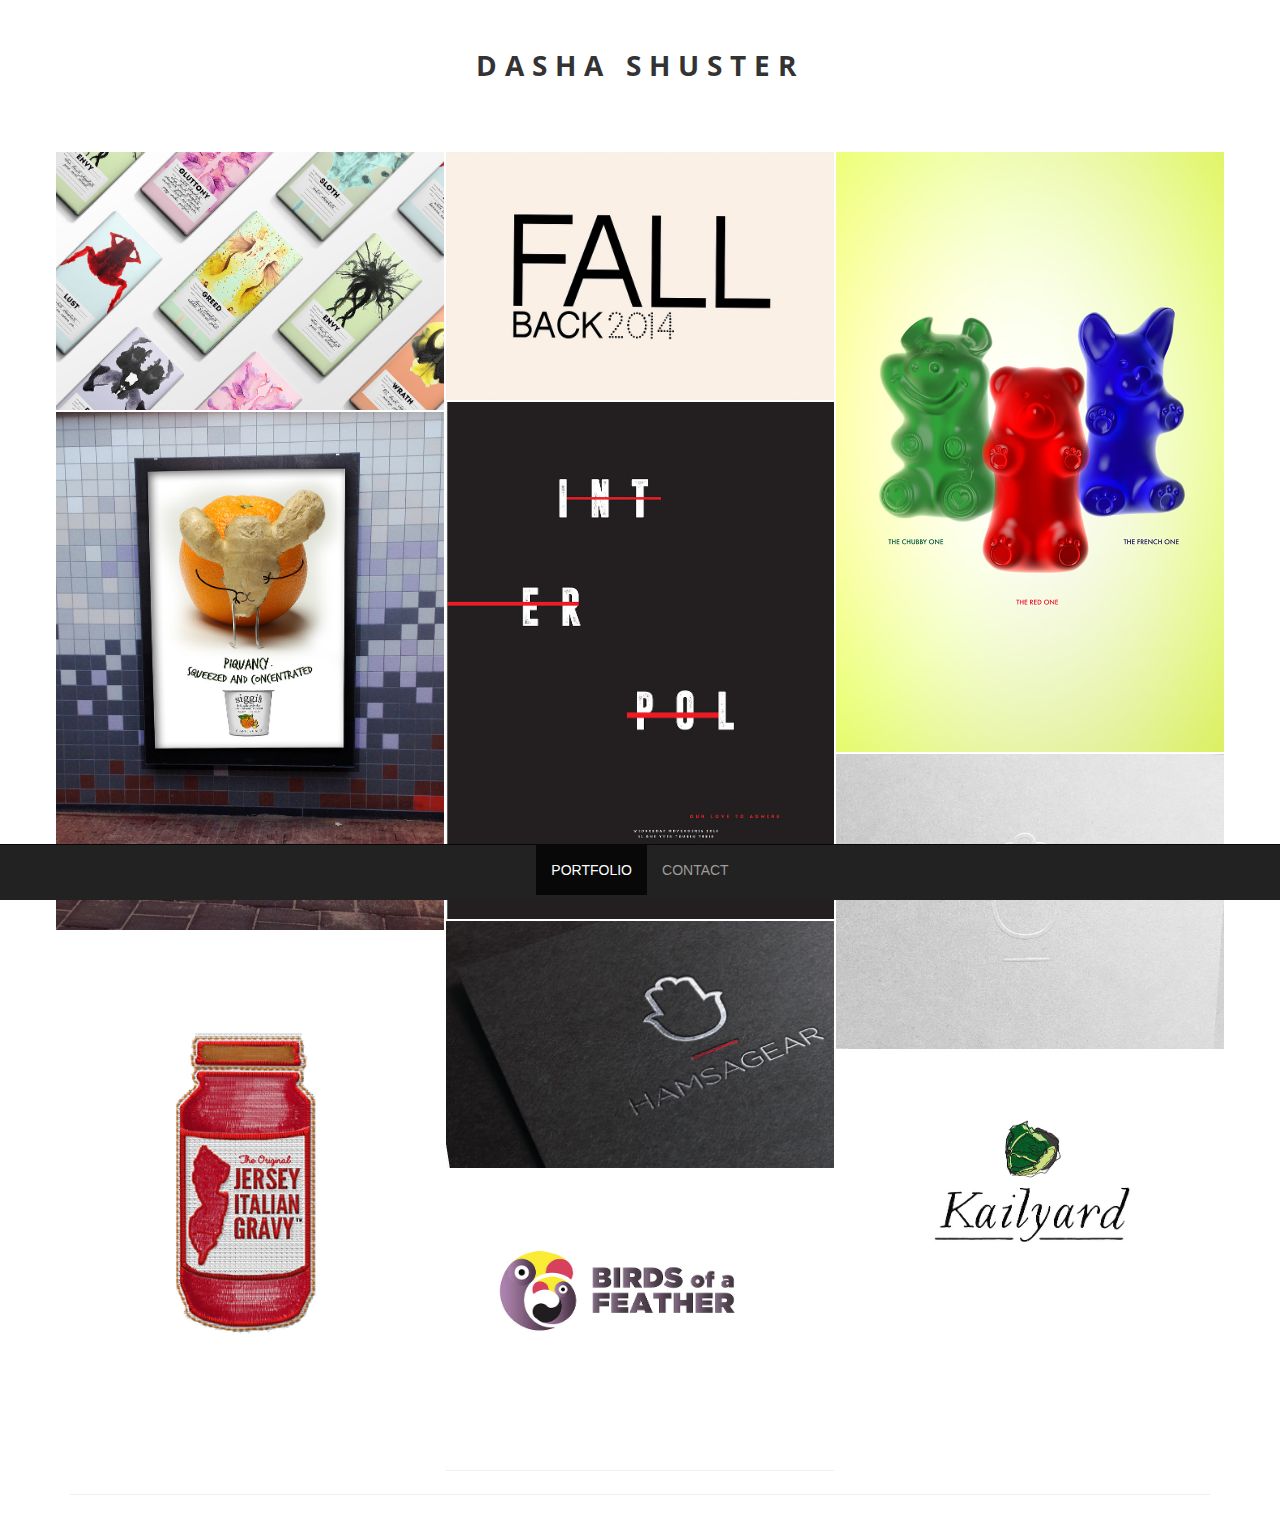
<file: index.html>
<!DOCTYPE html>
<html lang="en">
    
    <head>
        <meta charset="utf-8">
        <meta name="viewport" content="width=device-width, initial-scale=1">
        <meta name="description" content="Dasha Shuster">
        <meta name="author" content="Dasha Shuster">
        <title>Dasha Shuster</title>
        <link href="css/bootstrap.min.css" rel="stylesheet">
        <link href="css/style.css" rel="stylesheet">
        <link rel="stylesheet" type="text/css" href="//fonts.googleapis.com/css?family=Open+Sans" />
    </head>
    
    <body>
        
        <!-- navbar-->
        <nav id="nabar-div" class="navbar navbar-inverse navbar-fixed-bottom">
          <div class="container">
            <div class="navbar-header">
              <button type="button" class="navbar-toggle collapsed" data-toggle="collapse" data-target="#navbar" aria-expanded="false" aria-controls="navbar">
                <span class="sr-only">Toggle navigation</span>
                <span class="icon-bar"></span>
                <span class="icon-bar"></span>
                <span class="icon-bar"></span>
              </button>
            </div>
            <div id="navbar" class="collapse navbar-collapse">
              <ul class="nav navbar-nav">
                <li class="active"><a href="index.html">PORTFOLIO</a></li>
                <li><a href="contact.html">CONTACT</a></li>
              </ul>
            </div><!--/.nav-collapse -->
          </div>
        </nav>

        <!-- main content -->
        <div class="header">
          <div class="container">
              <h1>DASHA SHUSTER</h1>
          </div>
        </div>

        <div class="container">
          <!-- Example row of columns -->
          <div class="row grayscale">
            <div class="col-md-4">
                <a href="chocolatebar.html"><img src="img/chocolatebar/main.jpg" class="img-responsive" alt="chocolateBar"></a>
                <a href="siggis.html"><img src="img/siggis/main.jpg" class="img-responsive" alt="siggis"></a>
                <a href="gravy.html"><img src="img/gravy/main.jpg" class="img-responsive" alt="gravy"></a>
            </div>
            <div class="col-md-4">
                <a href="artfestival.html"><img src="img/artfestival/main.jpg" class="img-responsive" alt="artFestival"></a>
                <a href="musicband.html"><img src="img/musicband/main.jpg" class="img-responsive" alt="musicBand"></a>
                <a href="hamsagear.html"><img src="img/hamsagear/main.jpg" class="img-responsive" alt="hamsagear"></a>
                <a href="birds.html"><img src="img/birds/main.jpg" class="img-responsive" alt="birds"></a>
            </div>
            <div class="col-md-4">
                <a href="gummy.html"><img src="img/gummy/main.jpg" class="img-responsive" alt="gummy"></a>
                <a href="hamsadesign.html"><img src="img/hamsadesign/main.jpg" class="img-responsive" alt="hamsadesign"></a>
                <a href="kailyard.html"><img src="img/kailyard/main.jpg" class="img-responsive" alt="kailyard"></a>
            </div>
          </div>

          <hr>

        </div> <!-- /container -->
        
        <!-- add js -->
        <script src="https://ajax.googleapis.com/ajax/libs/jquery/1.12.4/jquery.min.js"></script>
        <script>window.jQuery || document.write('<script src="js/vendor/jquery.min.js"><\/script>')</script>
        <script src="js/bootstrap.min.js"></script>
        
        <!-- move navbar -->
        <script>
          $(window).on("load resize", function() {
            var width = $(window).width();
            if (width < 768) {
              $("#nabar-div").removeClass("navbar-fixed-bottom").addClass("navbar-fixed-top");
            } else {
              $("#nabar-div").removeClass("navbar-fixed-top").addClass("navbar-fixed-bottom");
            }
          });
        </script>
    </body>
    
</html>
</file>
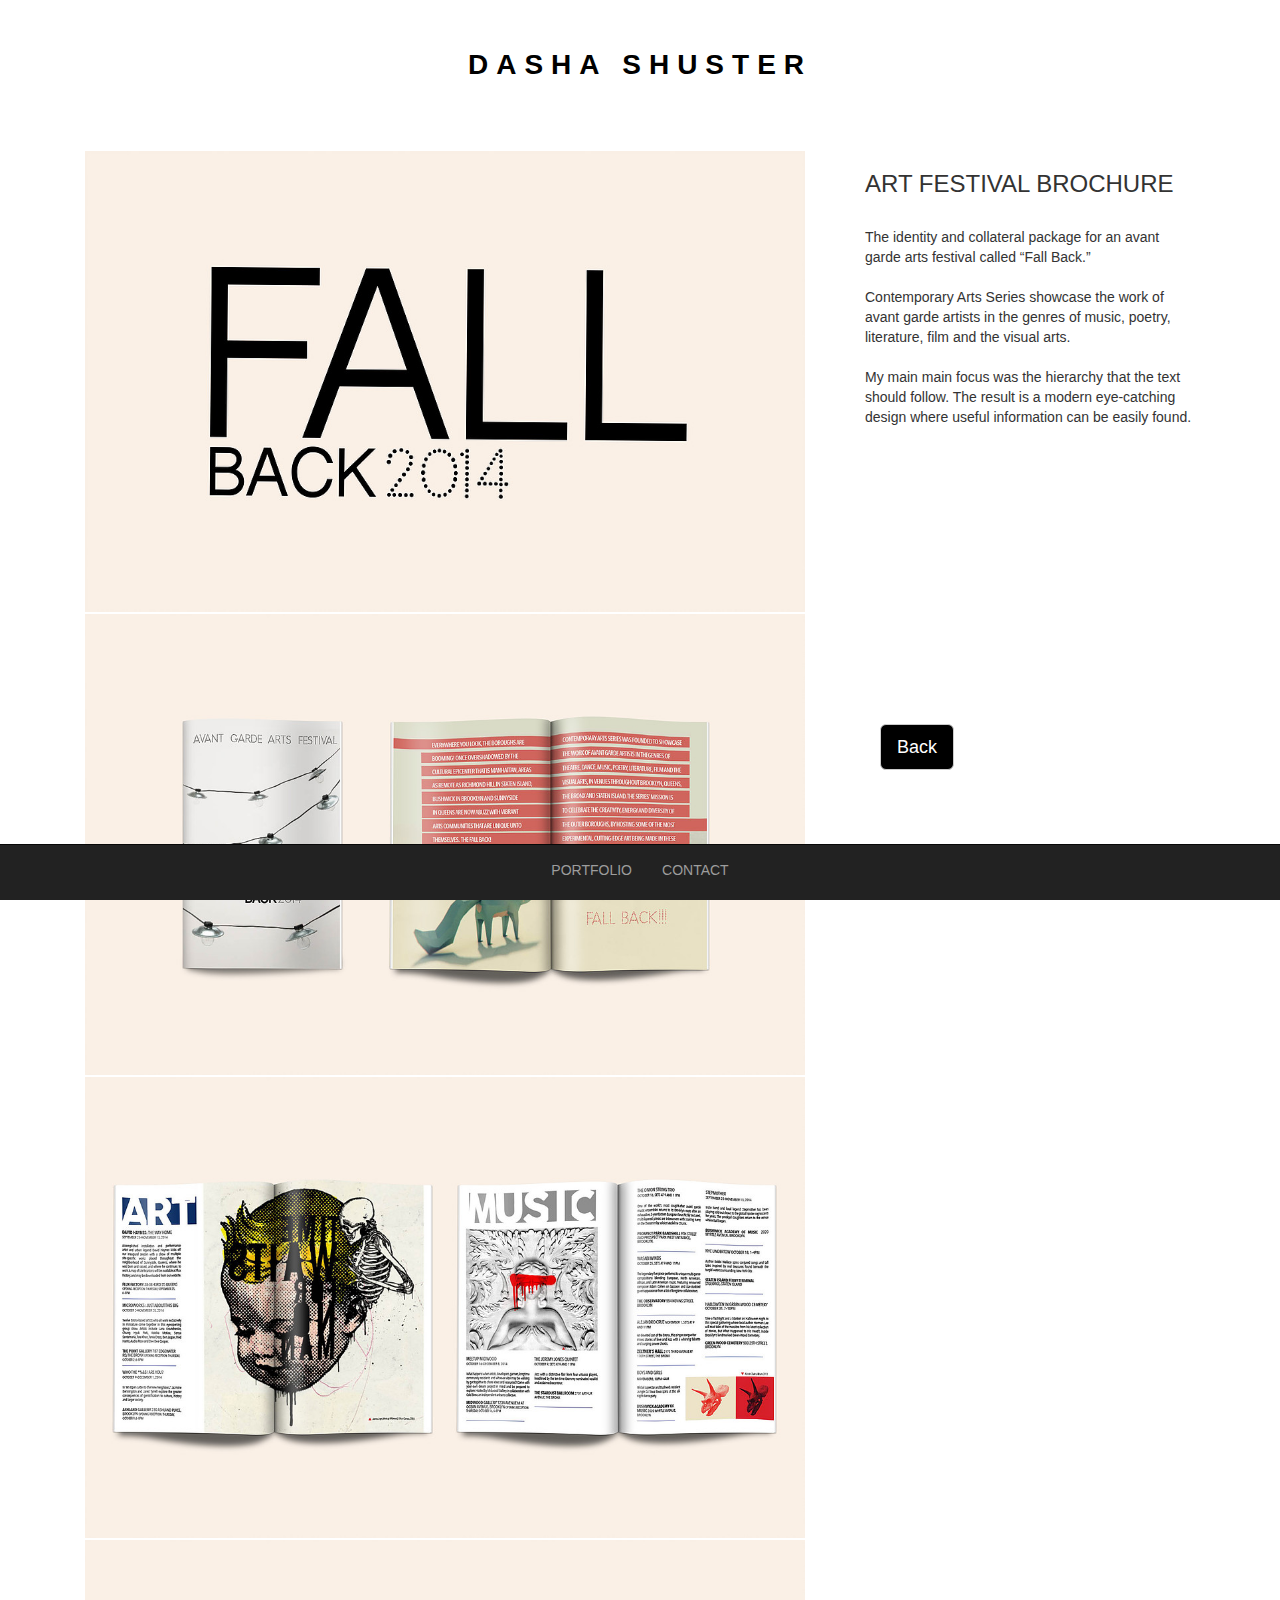
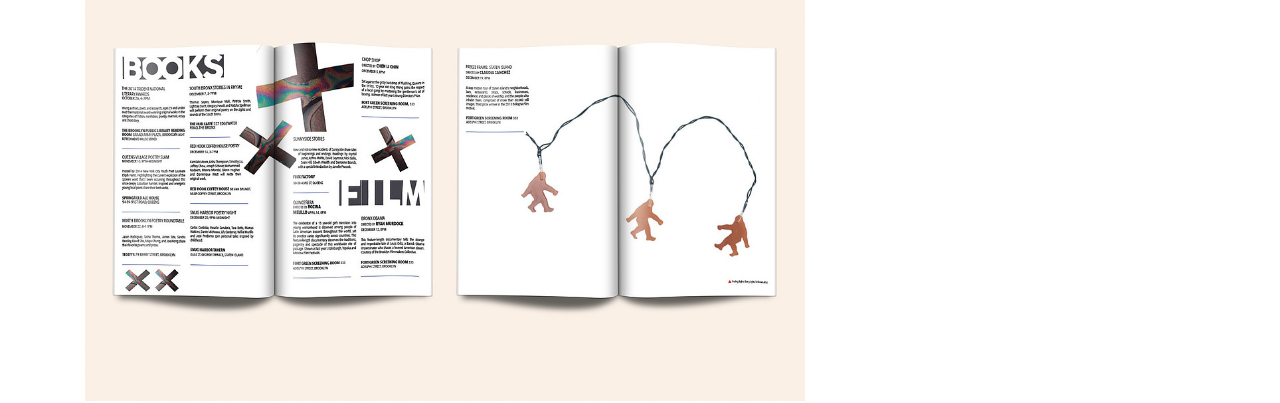
<file: artfestival.html>
<!DOCTYPE html>
<html lang="en">
    
    <head>
        <meta charset="utf-8">
        <meta name="viewport" content="width=device-width, initial-scale=1">
        <meta name="description" content="Dasha Shuster">
        <meta name="author" content="Dasha Shuster">
        <title>Dasha Shuster</title>
        <link href="css/bootstrap.min.css" rel="stylesheet">
        <link href="css/style.css" rel="stylesheet">
    </head>
    
    <body>
        
        <!-- navbar-->
        <nav id="nabar-div" class="navbar navbar-inverse navbar-fixed-bottom">
          <div class="container">
            <div class="navbar-header">
              <button type="button" class="navbar-toggle collapsed" data-toggle="collapse" data-target="#navbar" aria-expanded="false" aria-controls="navbar">
                <span class="sr-only">Toggle navigation</span>
                <span class="icon-bar"></span>
                <span class="icon-bar"></span>
                <span class="icon-bar"></span>
              </button>
            </div>
            <div id="navbar" class="collapse navbar-collapse">
              <ul class="nav navbar-nav">
                <li><a href="index.html">PORTFOLIO</a></li>
                <li><a href="contact.html">CONTACT</a></li>
              </ul>
            </div><!--/.nav-collapse -->
          </div>
        </nav>

        <!-- main content -->
        <div class="header">
          <div class="container">
            <a href="index.html"><h1>DASHA SHUSTER</h1></a>
          </div>
        </div>

        <div class="container">
          <div class="row">
            <div class="col-sm-8">
                <div class="col-sm-12">
                    <img src="img/artfestival/main.jpg" class="img-responsive" alt="artfestival">
                    <img src="img/artfestival/img1.jpg" class="img-responsive" alt="artfestival">
                    <img src="img/artfestival/img2.jpg" class="img-responsive" alt="artfestival">
                    <img src="img/artfestival/img3.jpg" class="img-responsive" alt="artfestival">
                </div>
            </div>
            <div class="col-sm-4" >
                <div class="col-sm-12">
                  <div id="description" class="text-space">
                    <h3>ART FESTIVAL BROCHURE</h3>
                    <p>
                        <br>
                        The identity and collateral package for an avant garde arts festival called “Fall Back.” 
                        <br>
                        <br>
                        Contemporary Arts Series showcase the work of avant garde artists in the genres of music, poetry, literature, film and the visual arts.
                        <br>
                        <br>
                        My main main focus was the hierarchy that the text should follow. The result is a modern eye-catching design where useful information can be easily found.
                      </p>
                  </div>
                  <div class="container">
                    <a class="btn btn-lg btn-default" href="index.html" role="button">Back</a>
                  </div>
                </div>
            </div>
          </div>

        </div> <!-- /container -->
        
        <!-- add js -->
        <script src="https://ajax.googleapis.com/ajax/libs/jquery/1.12.4/jquery.min.js"></script>
        <script>window.jQuery || document.write('<script src="js/vendor/jquery.min.js"><\/script>')</script>
        <script src="js/bootstrap.min.js"></script>
        
        <!-- move navbar -->
        <script>
          $(window).on("load resize", function() {
            var width = $(window).width();
            if (width < 768) {
              $("#nabar-div").removeClass("navbar-fixed-bottom").addClass("navbar-fixed-top");
              $("#description").removeClass("text-space").addClass("text-hide");
            } else {
              $("#nabar-div").removeClass("navbar-fixed-top").addClass("navbar-fixed-bottom");
              $("#description").removeClass("text-hide").addClass("text-space");
            }
          });
        </script>
    </body>
    
</html>
</file>
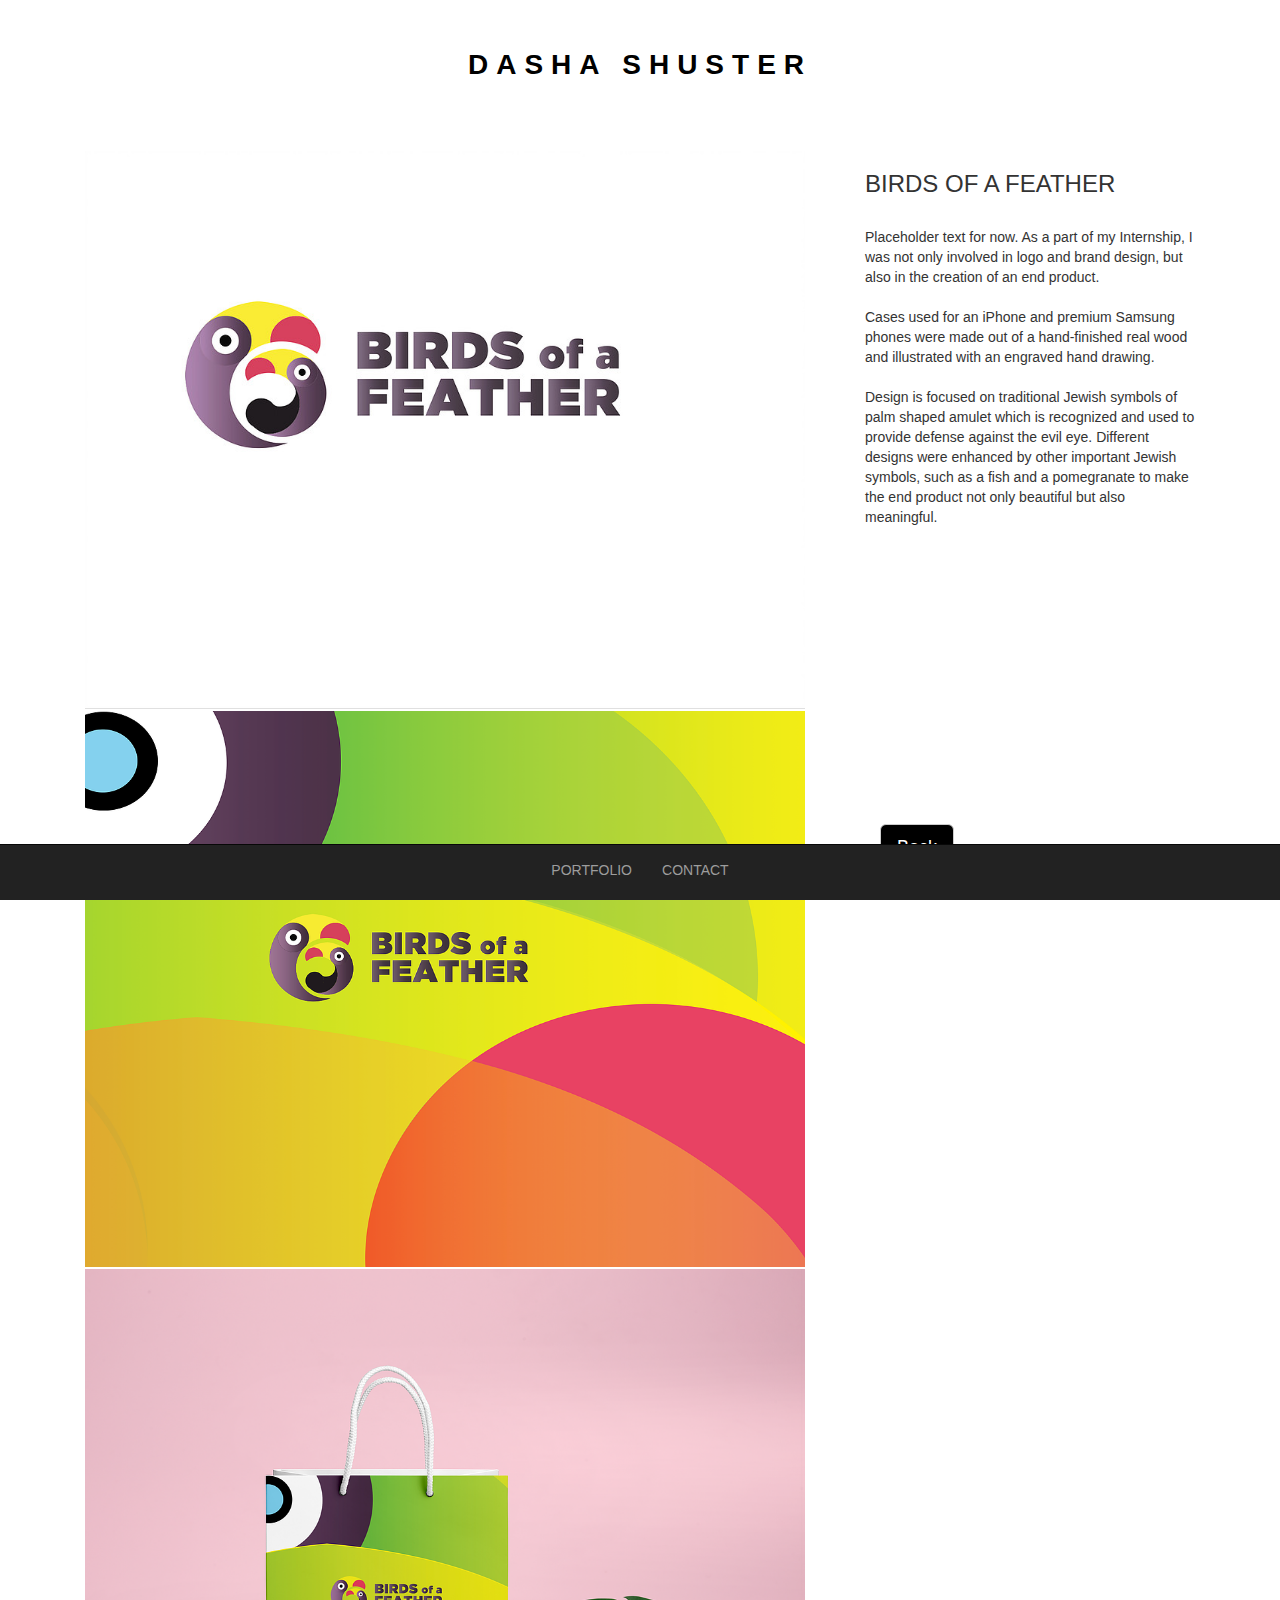
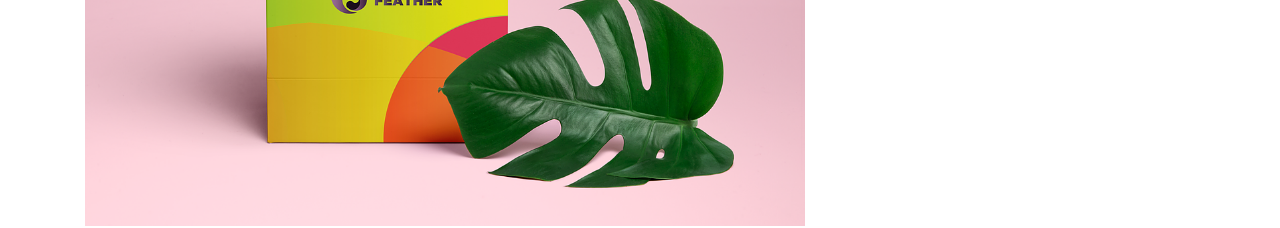
<file: birds.html>
<!DOCTYPE html>
<html lang="en">
    
    <head>
        <meta charset="utf-8">
        <meta name="viewport" content="width=device-width, initial-scale=1">
        <meta name="description" content="Dasha Shuster">
        <meta name="author" content="Dasha Shuster">
        <title>Dasha Shuster</title>
        <link href="css/bootstrap.min.css" rel="stylesheet">
        <link href="css/style.css" rel="stylesheet">
    </head>
    
    <body>
        
        <!-- navbar-->
        <nav id="nabar-div" class="navbar navbar-inverse navbar-fixed-bottom">
          <div class="container">
            <div class="navbar-header">
              <button type="button" class="navbar-toggle collapsed" data-toggle="collapse" data-target="#navbar" aria-expanded="false" aria-controls="navbar">
                <span class="sr-only">Toggle navigation</span>
                <span class="icon-bar"></span>
                <span class="icon-bar"></span>
                <span class="icon-bar"></span>
              </button>
            </div>
            <div id="navbar" class="collapse navbar-collapse">
              <ul class="nav navbar-nav">
                <li><a href="index.html">PORTFOLIO</a></li>
                <li><a href="contact.html">CONTACT</a></li>
              </ul>
            </div><!--/.nav-collapse -->
          </div>
        </nav>

        <!-- main content -->
        <div class="header">
          <div class="container">
            <a href="index.html"><h1>DASHA SHUSTER</h1></a>
          </div>
        </div>

        <div class="container">
          <div class="row">
            <div class="col-sm-8">
                <div class="col-sm-12">
                    <img src="img/birds/main.jpg" class="img-responsive" alt="birds">
                    <img src="img/birds/img1.png" class="img-responsive" alt="birds">
                    <img src="img/birds/img2.png" class="img-responsive" alt="birds">
                </div>
            </div>
            <div class="col-sm-4" >
                <div class="col-sm-12">
                  <div id="description" class="text-space">
                    <h3>BIRDS OF A FEATHER</h3>
                    <p>
                        <br>
                        Placeholder text for now. As a part of my Internship, I was not only involved in logo and brand design, but also in the creation of an end product. 
                        <br>
                        <br>
                        Cases used for an iPhone and premium Samsung phones were made out of a hand-finished real wood and illustrated with an engraved hand drawing.
                        <br>
                        <br>
                        Design is focused on traditional Jewish symbols of palm shaped amulet which is recognized and used to provide defense against the evil eye. Different designs were enhanced by other important Jewish symbols, such as a fish and a pomegranate to make the end product not only beautiful but also meaningful.
                      </p>
                  </div>
                  <div class="container">
                    <a class="btn btn-lg btn-default" href="index.html" role="button">Back</a>
                  </div>
                </div>
            </div>
          </div>

        </div> <!-- /container -->
        
        <!-- add js -->
        <script src="https://ajax.googleapis.com/ajax/libs/jquery/1.12.4/jquery.min.js"></script>
        <script>window.jQuery || document.write('<script src="js/vendor/jquery.min.js"><\/script>')</script>
        <script src="js/bootstrap.min.js"></script>
        
        <!-- move navbar -->
        <script>
          $(window).on("load resize", function() {
            var width = $(window).width();
            if (width < 768) {
              $("#nabar-div").removeClass("navbar-fixed-bottom").addClass("navbar-fixed-top");
              $("#description").removeClass("text-space").addClass("text-hide");
            } else {
              $("#nabar-div").removeClass("navbar-fixed-top").addClass("navbar-fixed-bottom");
              $("#description").removeClass("text-hide").addClass("text-space");
            }
          });
        </script>
    </body>
    
</html>
</file>
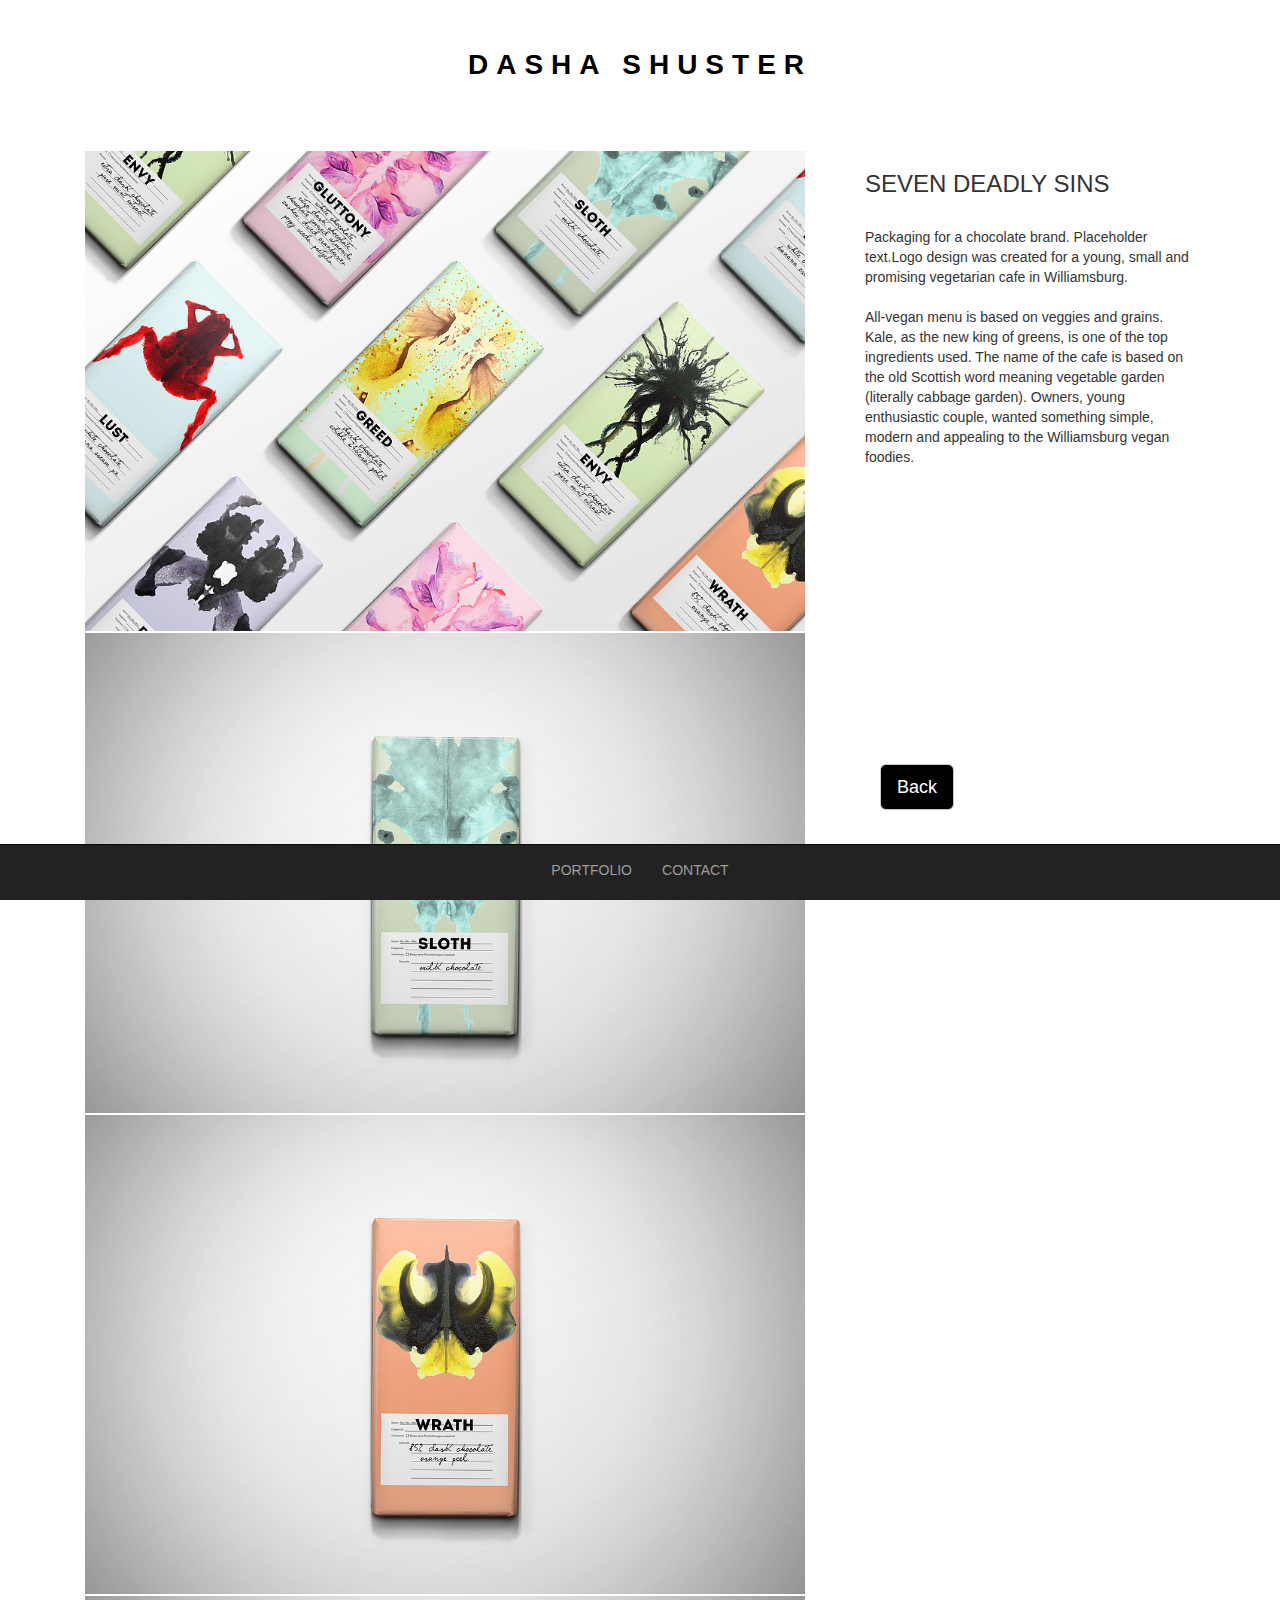
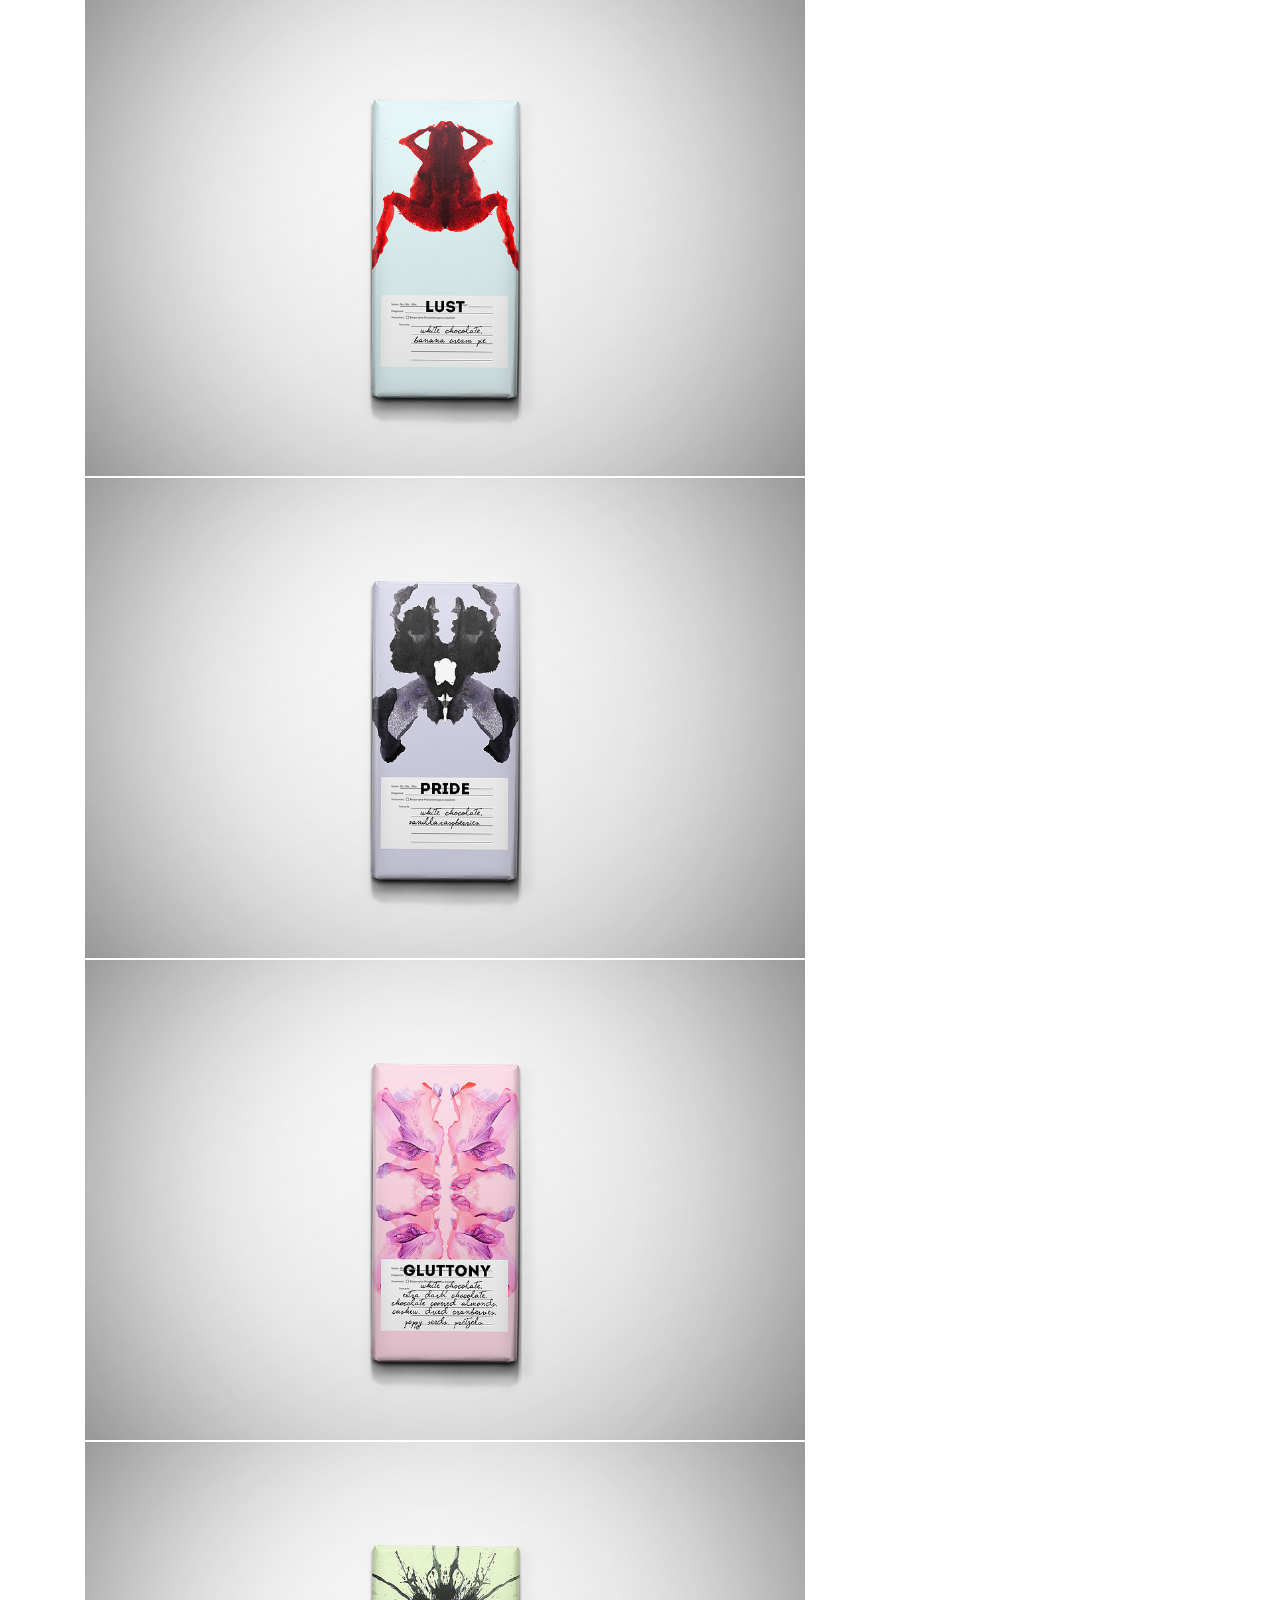
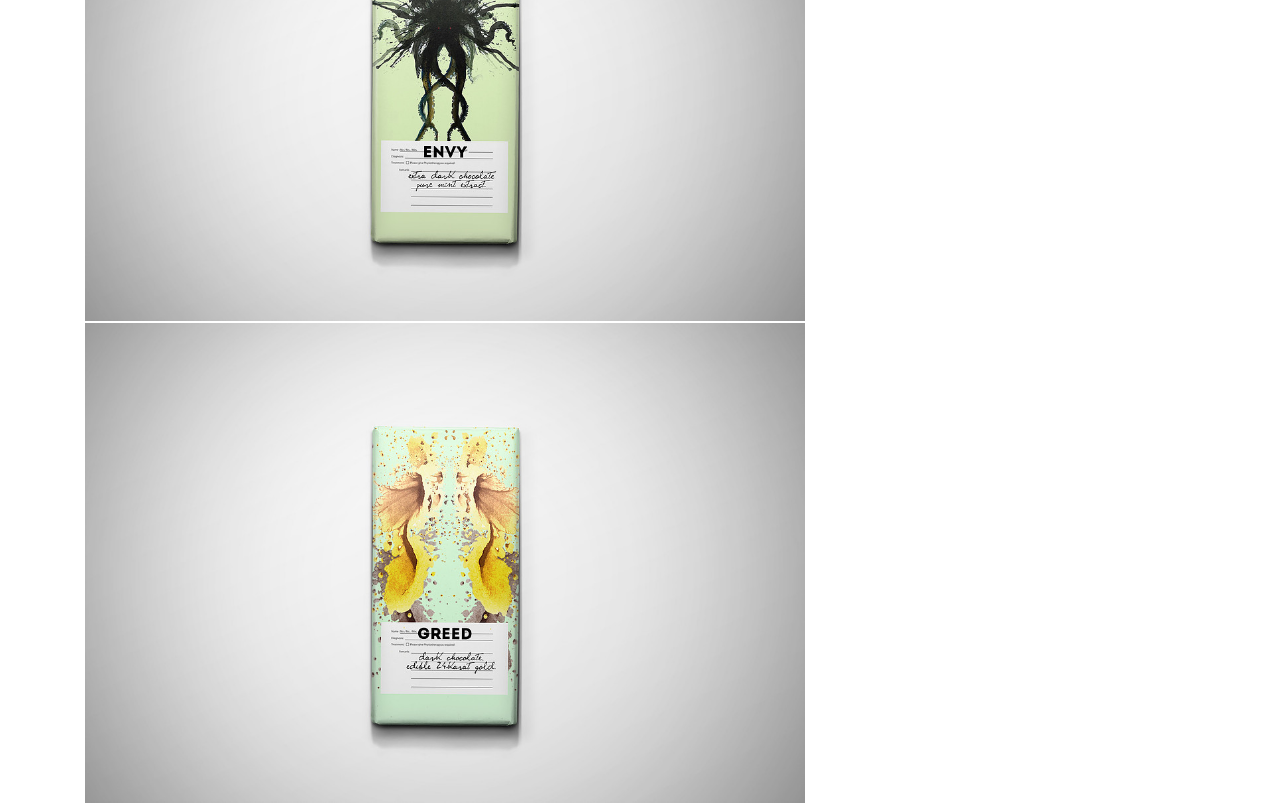
<file: chocolatebar.html>
<!DOCTYPE html>
<html lang="en">
    
    <head>
        <meta charset="utf-8">
        <meta name="viewport" content="width=device-width, initial-scale=1">
        <meta name="description" content="Dasha Shuster">
        <meta name="author" content="Dasha Shuster">
        <title>Dasha Shuster</title>
        <link href="css/bootstrap.min.css" rel="stylesheet">
        <link href="css/style.css" rel="stylesheet">
    </head>
    
    <body>
        
        <!-- navbar-->
        <nav id="nabar-div" class="navbar navbar-inverse navbar-fixed-bottom">
          <div class="container">
            <div class="navbar-header">
              <button type="button" class="navbar-toggle collapsed" data-toggle="collapse" data-target="#navbar" aria-expanded="false" aria-controls="navbar">
                <span class="sr-only">Toggle navigation</span>
                <span class="icon-bar"></span>
                <span class="icon-bar"></span>
                <span class="icon-bar"></span>
              </button>
            </div>
            <div id="navbar" class="collapse navbar-collapse">
              <ul class="nav navbar-nav">
                <li><a href="index.html">PORTFOLIO</a></li>
                <li><a href="contact.html">CONTACT</a></li>
              </ul>
            </div><!--/.nav-collapse -->
          </div>
        </nav>

        <!-- main content -->
        <div class="header">
          <div class="container">
              <a href="index.html"><h1>DASHA SHUSTER</h1></a>
          </div>
        </div>

        <div class="container">
          <div class="row">
            <div class="col-sm-8">
                <div class="col-sm-12">
                <img src="img/chocolatebar/main.jpg" class="img-responsive" alt="chocolateBar">
                <img src="img/chocolatebar/img1.jpg" class="img-responsive" alt="chocolateBar">
                <img src="img/chocolatebar/img2.jpg" class="img-responsive" alt="chocolateBar">
                <img src="img/chocolatebar/img3.jpg" class="img-responsive" alt="chocolateBar">
                <img src="img/chocolatebar/img4.jpg" class="img-responsive" alt="chocolateBar">
                <img src="img/chocolatebar/img5.jpg" class="img-responsive" alt="chocolateBar">
                <img src="img/chocolatebar/img6.jpg" class="img-responsive" alt="chocolateBar">
                <img src="img/chocolatebar/img7.jpg" class="img-responsive" alt="chocolateBar">
                </div>
            </div>
            <div class="col-sm-4">
                <div class="col-sm-12">
                  <div id="description" class="text-space">
                    <h3>SEVEN DEADLY SINS</h3>
                      <p>
                        <br>
                        Packaging for a chocolate brand. Placeholder text.Logo design was created for a young, small and promising vegetarian cafe in Williamsburg.
                        <br>
                        <br>
                        All-vegan menu is based on veggies and grains. Kale, as the new king of greens, is one of the top ingredients used.  The name of the cafe is based on the old Scottish word meaning vegetable garden (literally cabbage garden). Owners, young enthusiastic couple, wanted something simple, modern and appealing to the Williamsburg vegan foodies.
                      </p>
                  </div>
                  <div class="container">
                    <a class="btn btn-lg btn-default" href="index.html" role="button">Back</a>
                  </div>
                </div>
            </div>
          </div>
        </div> <!-- /container -->
        
        <!-- add js -->
        <script src="https://ajax.googleapis.com/ajax/libs/jquery/1.12.4/jquery.min.js"></script>
        <script>window.jQuery || document.write('<script src="js/vendor/jquery.min.js"><\/script>')</script>
        <script src="js/bootstrap.min.js"></script>
        
        <!-- move navbar -->
        <script>
          $(window).on("load resize", function() {
            var width = $(window).width();
            if (width < 768) {
              $("#nabar-div").removeClass("navbar-fixed-bottom").addClass("navbar-fixed-top");
              $("#description").removeClass("text-space").addClass("text-hide");
            } else {
              $("#nabar-div").removeClass("navbar-fixed-top").addClass("navbar-fixed-bottom");
              $("#description").removeClass("text-hide").addClass("text-space");
            }
          });
        </script>
    </body>
    
</html>
</file>
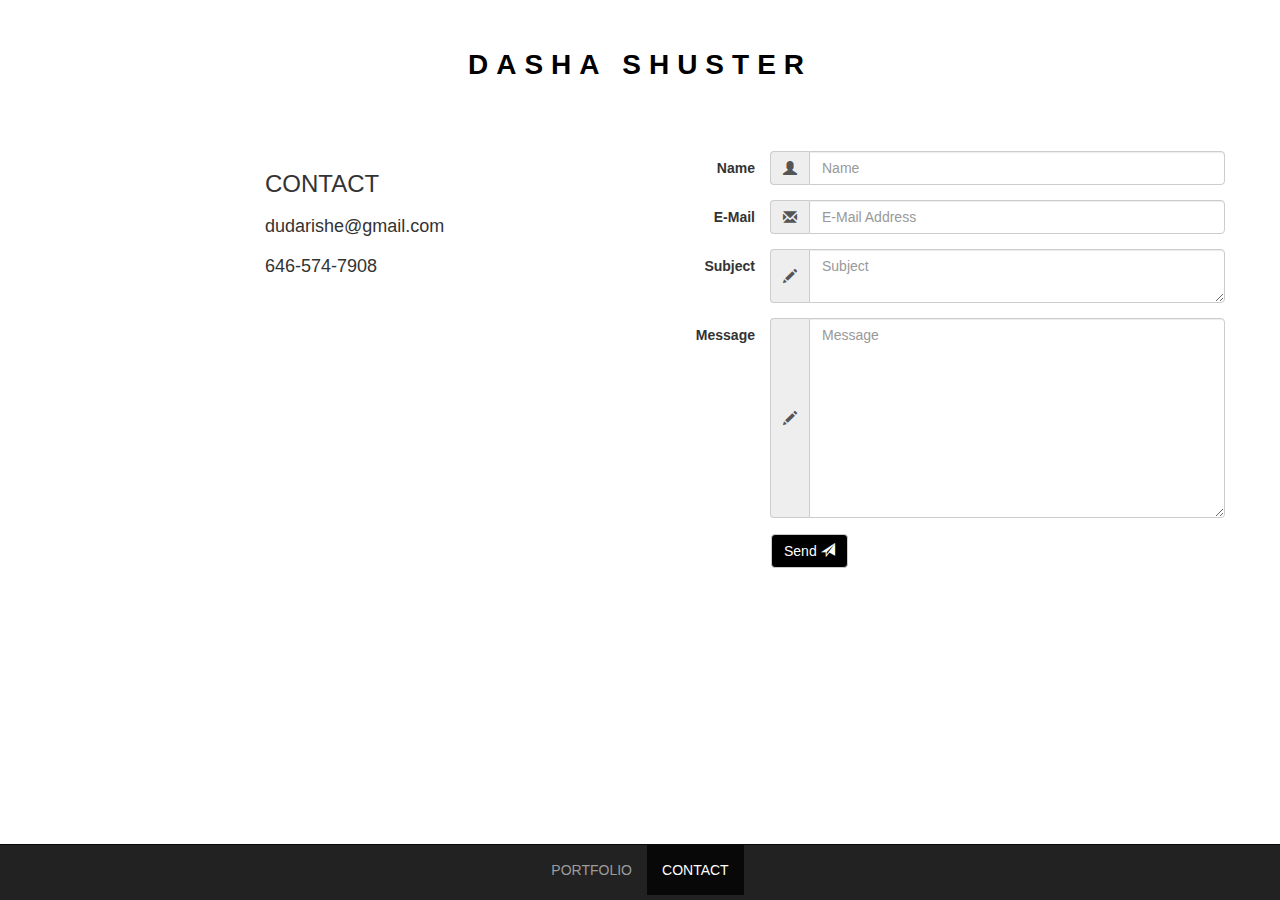
<file: contact.html>
<!DOCTYPE html>
<html lang="en">
    
    <head>
        <meta charset="utf-8">
        <meta name="viewport" content="width=device-width, initial-scale=1">
        <meta name="description" content="Dasha Shuster">
        <meta name="author" content="Dasha Shuster">
        <title>Dasha Shuster</title>
        <link href="css/bootstrap.min.css" rel="stylesheet">
        <link href="css/style.css" rel="stylesheet">
    </head>
    
    <body>
        
        <!-- navbar-->
        <nav id="nabar-div" class="navbar navbar-inverse navbar-fixed-bottom">
          <div class="container">
            <div class="navbar-header">
              <button type="button" class="navbar-toggle collapsed" data-toggle="collapse" data-target="#navbar" aria-expanded="false" aria-controls="navbar">
                <span class="sr-only">Toggle navigation</span>
                <span class="icon-bar"></span>
                <span class="icon-bar"></span>
                <span class="icon-bar"></span>
              </button>
            </div>
            <div id="navbar" class="collapse navbar-collapse">
              <ul class="nav navbar-nav">
                <li><a href="index.html">PORTFOLIO</a></li>
                <li class="active"><a href="contact.html">CONTACT</a></li>
              </ul>
            </div><!--/.nav-collapse -->
          </div>
        </nav>

        <!-- main content -->
        <div class="header">
          <div class="container">
            <a href="index.html"><h1>DASHA SHUSTER</h1></a>
          </div>
        </div>

        <div class="container">
            <div class="row">
                <div class="col-md-2 col-md-offset-2">
                        <h3>CONTACT</h3>
                        <div class="row">
                            <div class="col-lg-12 col-md-12 col-sm-3">
                                <h4>dudarishe@gmail.com</h4>
                            </div>
                            <div class="col-lg-12 col-md-12 col-sm-3">
                                <h4>646-574-7908</h4>
                            </div>
                        </div>
                </div>
                <div class="col-md-8" >
                    <form class="form-horizontal">
                        <!-- Text input-->
                        <div class="form-group">
                          <label class="col-md-5 control-label">Name</label>  
                            <div class="input-group">
                                <span class="input-group-addon"><i class="glyphicon glyphicon-user"></i></span>
                                <input  name="name" placeholder="Name" class="form-control"  type="text">

                          </div>
                        </div>
                        <!-- Text input-->
                        <div class="form-group">
                          <label class="col-md-5 control-label">E-Mail  </label>  
                            <div class="input-group">
                                    <span class="input-group-addon"><i class="glyphicon glyphicon-envelope"></i></span>
                                    <input name="email" placeholder="E-Mail Address" class="form-control"  type="text">
                            </div>
                        </div>
                        <!-- Text area -->
                        <div class="form-group">
                          <label class="col-md-5 control-label">Subject</label>
                            <div class="input-group">
                                <span class="input-group-addon"><i class="glyphicon glyphicon-pencil"></i></span>
                                <textarea class="form-control" name="comment" placeholder="Subject"></textarea>
                            </div>
                        </div>
                        <!-- Text area -->
                        <div class="form-group">
                          <label class="col-md-5 control-label">Message</label>
                            <div class="input-group">
                                <span class="input-group-addon"><i class="glyphicon glyphicon-pencil"></i></span>
                                <textarea class="form-control" placeholder="Message" id="message"></textarea>
                            </div>
                        </div>
                        <!-- Button -->
                        <div class="form-group">
                          <label class="col-md-5 control-label"></label>
                          <div class="col-md-4">
                            <button type="submit" class="btn btn-default" >Send <span class="glyphicon glyphicon-send"></span></button>
                          </div>
                        </div>
                    </form>
                </div>
            </div>
        </div><!-- /.container -->
        
        <!-- add js -->
        <script src="https://ajax.googleapis.com/ajax/libs/jquery/1.12.4/jquery.min.js"></script>
        <script>window.jQuery || document.write('<script src="js/vendor/jquery.min.js"><\/script>')</script>
        <script src="js/bootstrap.min.js"></script>
        
        <!-- move navbar -->
        <script>
          $(window).on("load resize", function() {
            var width = $(window).width();
            if (width < 768) {
              $("#nabar-div").removeClass("navbar-fixed-bottom").addClass("navbar-fixed-top");
            } else {
              $("#nabar-div").removeClass("navbar-fixed-top").addClass("navbar-fixed-bottom");
            }
          });
        </script>
    </body>
    
</html>
</file>
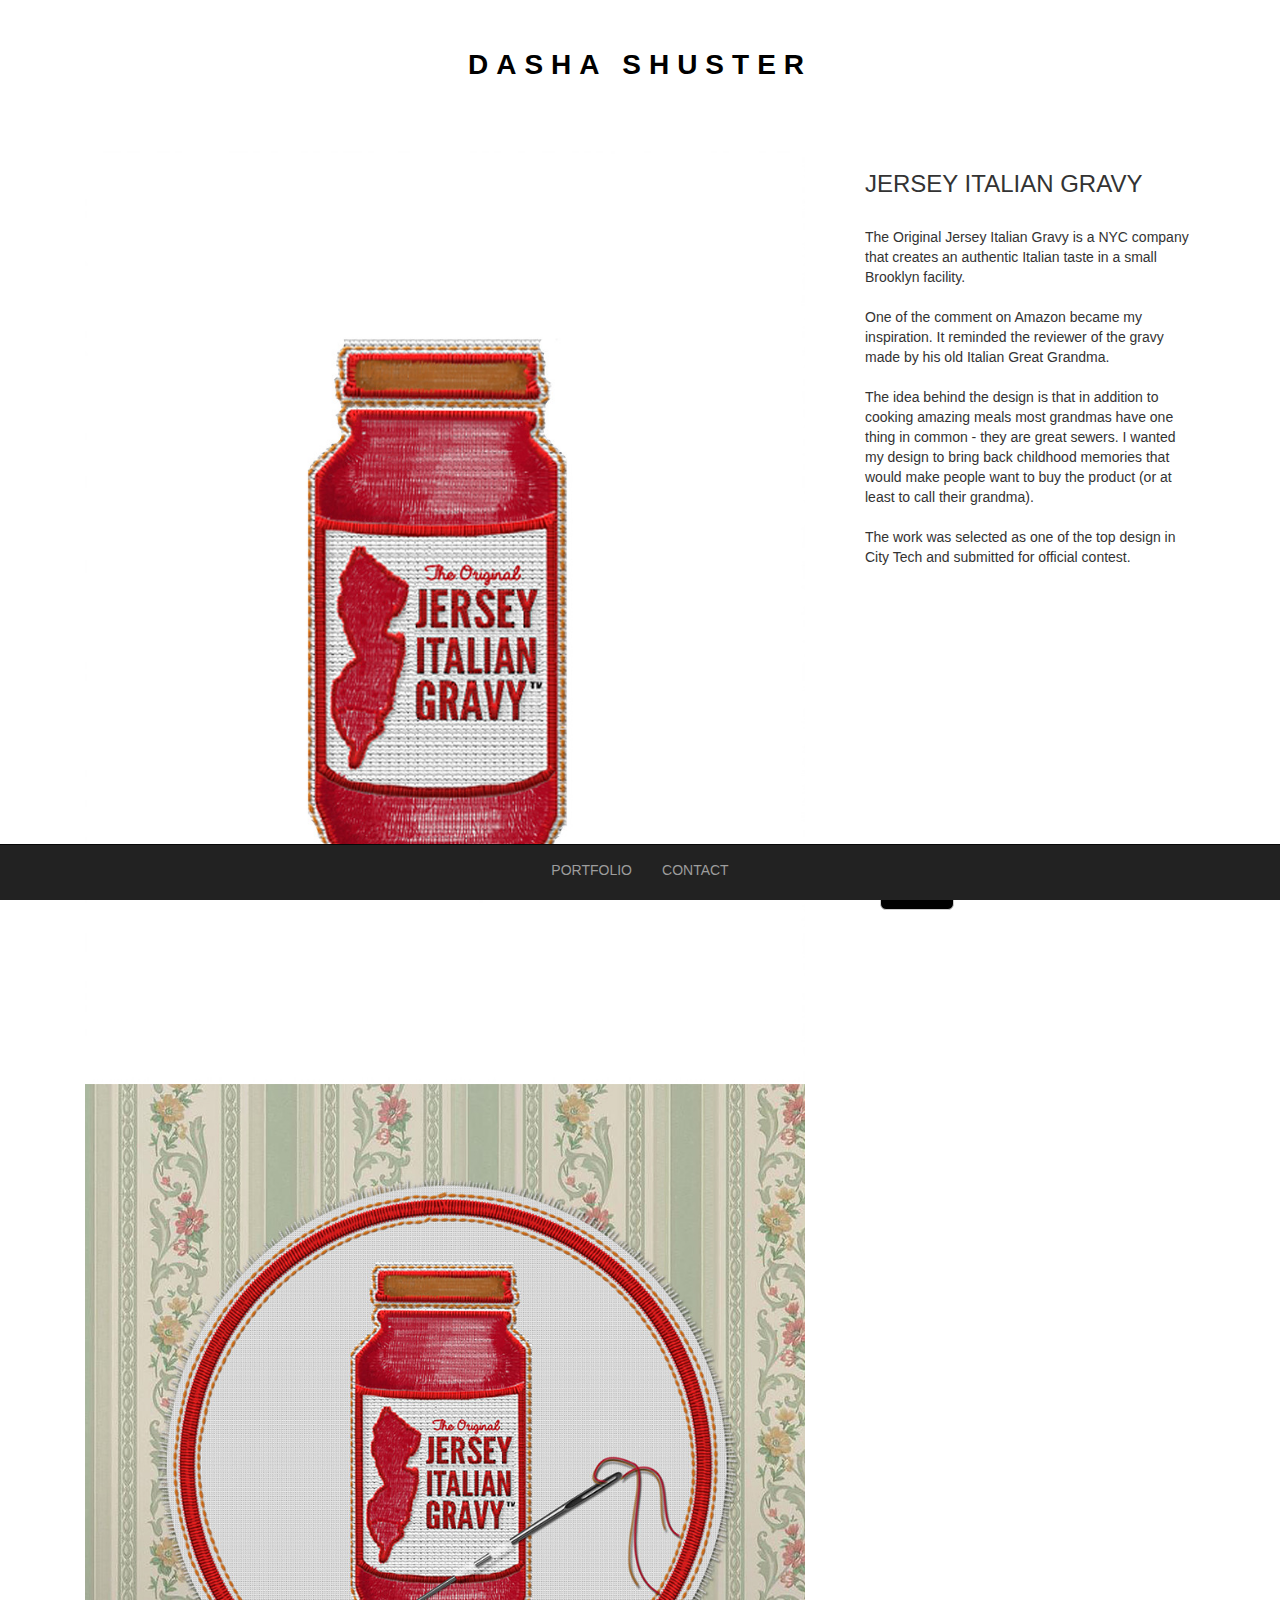
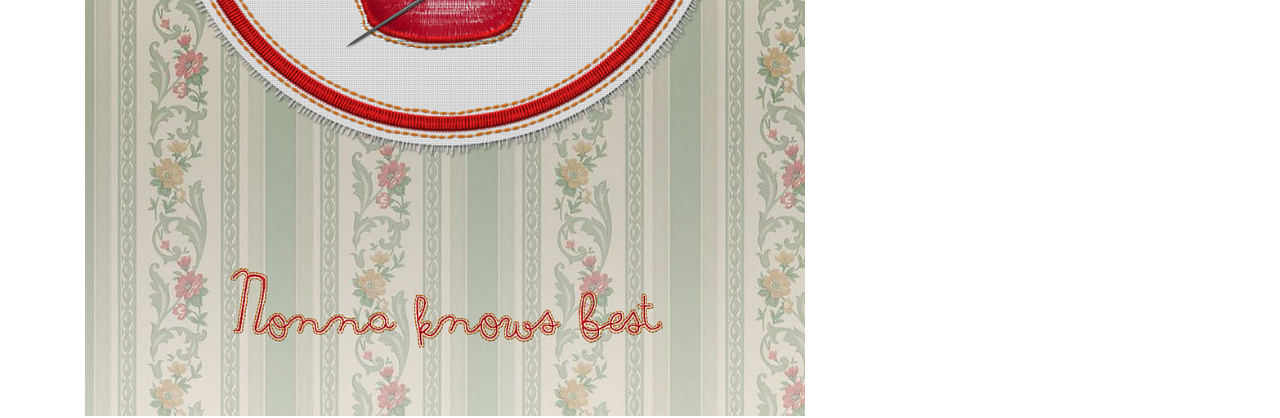
<file: gravy.html>
<!DOCTYPE html>
<html lang="en">
    
    <head>
        <meta charset="utf-8">
        <meta name="viewport" content="width=device-width, initial-scale=1">
        <meta name="description" content="Dasha Shuster">
        <meta name="author" content="Dasha Shuster">
        <title>Dasha Shuster</title>
        <link href="css/bootstrap.min.css" rel="stylesheet">
        <link href="css/style.css" rel="stylesheet">
    </head>
    
    <body>
        
        <!-- navbar-->
        <nav id="nabar-div" class="navbar navbar-inverse navbar-fixed-bottom">
          <div class="container">
            <div class="navbar-header">
              <button type="button" class="navbar-toggle collapsed" data-toggle="collapse" data-target="#navbar" aria-expanded="false" aria-controls="navbar">
                <span class="sr-only">Toggle navigation</span>
                <span class="icon-bar"></span>
                <span class="icon-bar"></span>
                <span class="icon-bar"></span>
              </button>
            </div>
            <div id="navbar" class="collapse navbar-collapse">
              <ul class="nav navbar-nav">
                <li><a href="index.html">PORTFOLIO</a></li>
                <li><a href="contact.html">CONTACT</a></li>
              </ul>
            </div><!--/.nav-collapse -->
          </div>
        </nav>

        <!-- main content -->
        <div class="header">
          <div class="container">
            <a href="index.html"><h1>DASHA SHUSTER</h1></a>
          </div>
        </div>

        <div class="container">
          <div class="row">
            <div class="col-sm-8">
                <div class="col-sm-12">
                    <img src="img/gravy/main.jpg" class="img-responsive" alt="gravy">
                    <img src="img/gravy/img1.jpg" class="img-responsive" alt="gravy">
                </div>
            </div>
            <div class="col-sm-4" >
                <div class="col-sm-12">
                  <div id="description" class="text-space">
                    <h3>JERSEY ITALIAN GRAVY</h3>
                    <p>
                        <br>
                        The Original Jersey Italian Gravy is a NYC company that creates an authentic Italian taste in a small Brooklyn facility.  
                        <br>
                        <br> 
                        One of the comment on Amazon became my inspiration. It reminded the reviewer of the gravy made by his old Italian Great Grandma.
                        <br>
                        <br>
                        The idea behind the design is that in addition to cooking amazing meals most grandmas have one thing in common - they are great sewers. I wanted my design to bring back childhood memories that would make people want to buy the product (or at least to call their grandma).
                        <br>
                        <br>
                        The work was selected as one of the top design in City Tech and submitted for official contest.
                      </p>
                  </div>
                  <div class="container">
                    <a class="btn btn-lg btn-default" href="index.html" role="button">Back</a>
                  </div>
                </div>
            </div>
          </div>

        </div> <!-- /container -->
        
        <!-- add js -->
        <script src="https://ajax.googleapis.com/ajax/libs/jquery/1.12.4/jquery.min.js"></script>
        <script>window.jQuery || document.write('<script src="js/vendor/jquery.min.js"><\/script>')</script>
        <script src="js/bootstrap.min.js"></script>
        
        <!-- move navbar -->
        <script>
          $(window).on("load resize", function() {
            var width = $(window).width();
            if (width < 768) {
              $("#nabar-div").removeClass("navbar-fixed-bottom").addClass("navbar-fixed-top");
              $("#description").removeClass("text-space").addClass("text-hide");
            } else {
              $("#nabar-div").removeClass("navbar-fixed-top").addClass("navbar-fixed-bottom");
              $("#description").removeClass("text-hide").addClass("text-space");
            }
          });
        </script>
    </body>
    
</html>
</file>
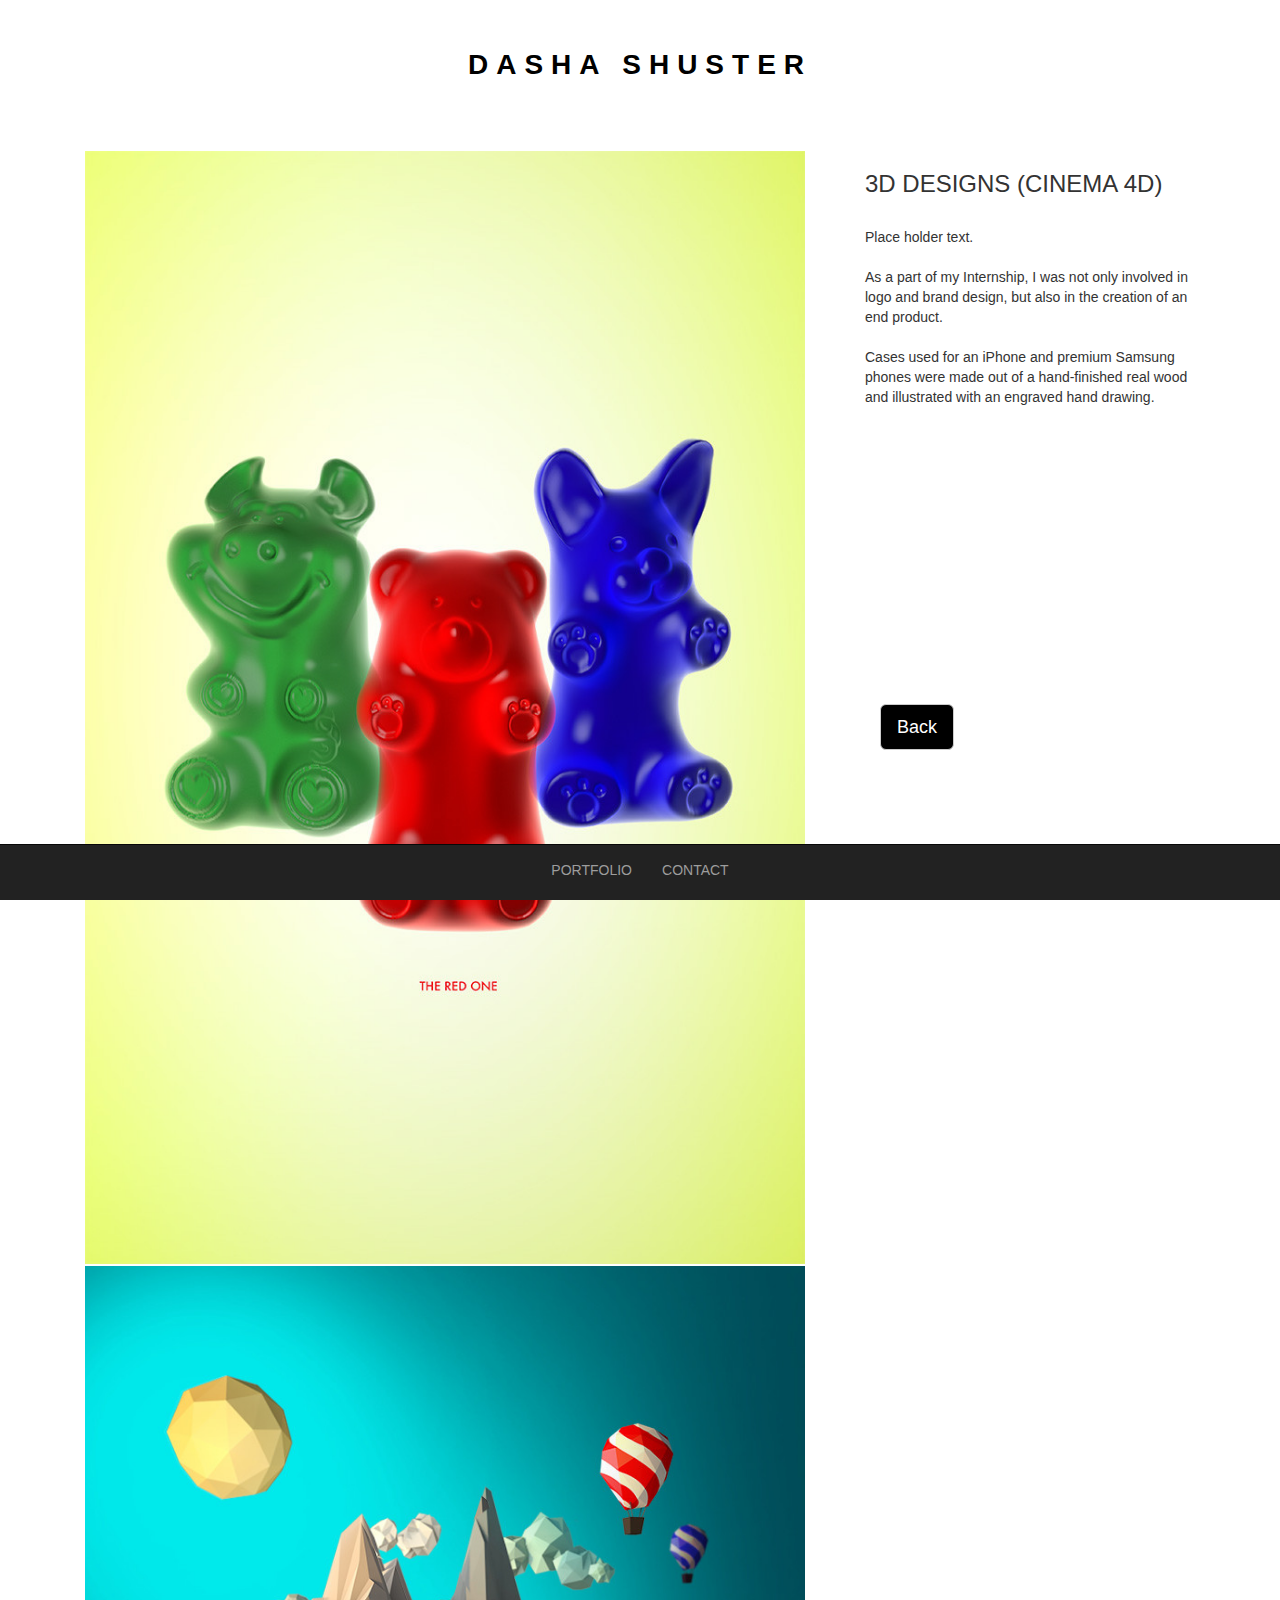
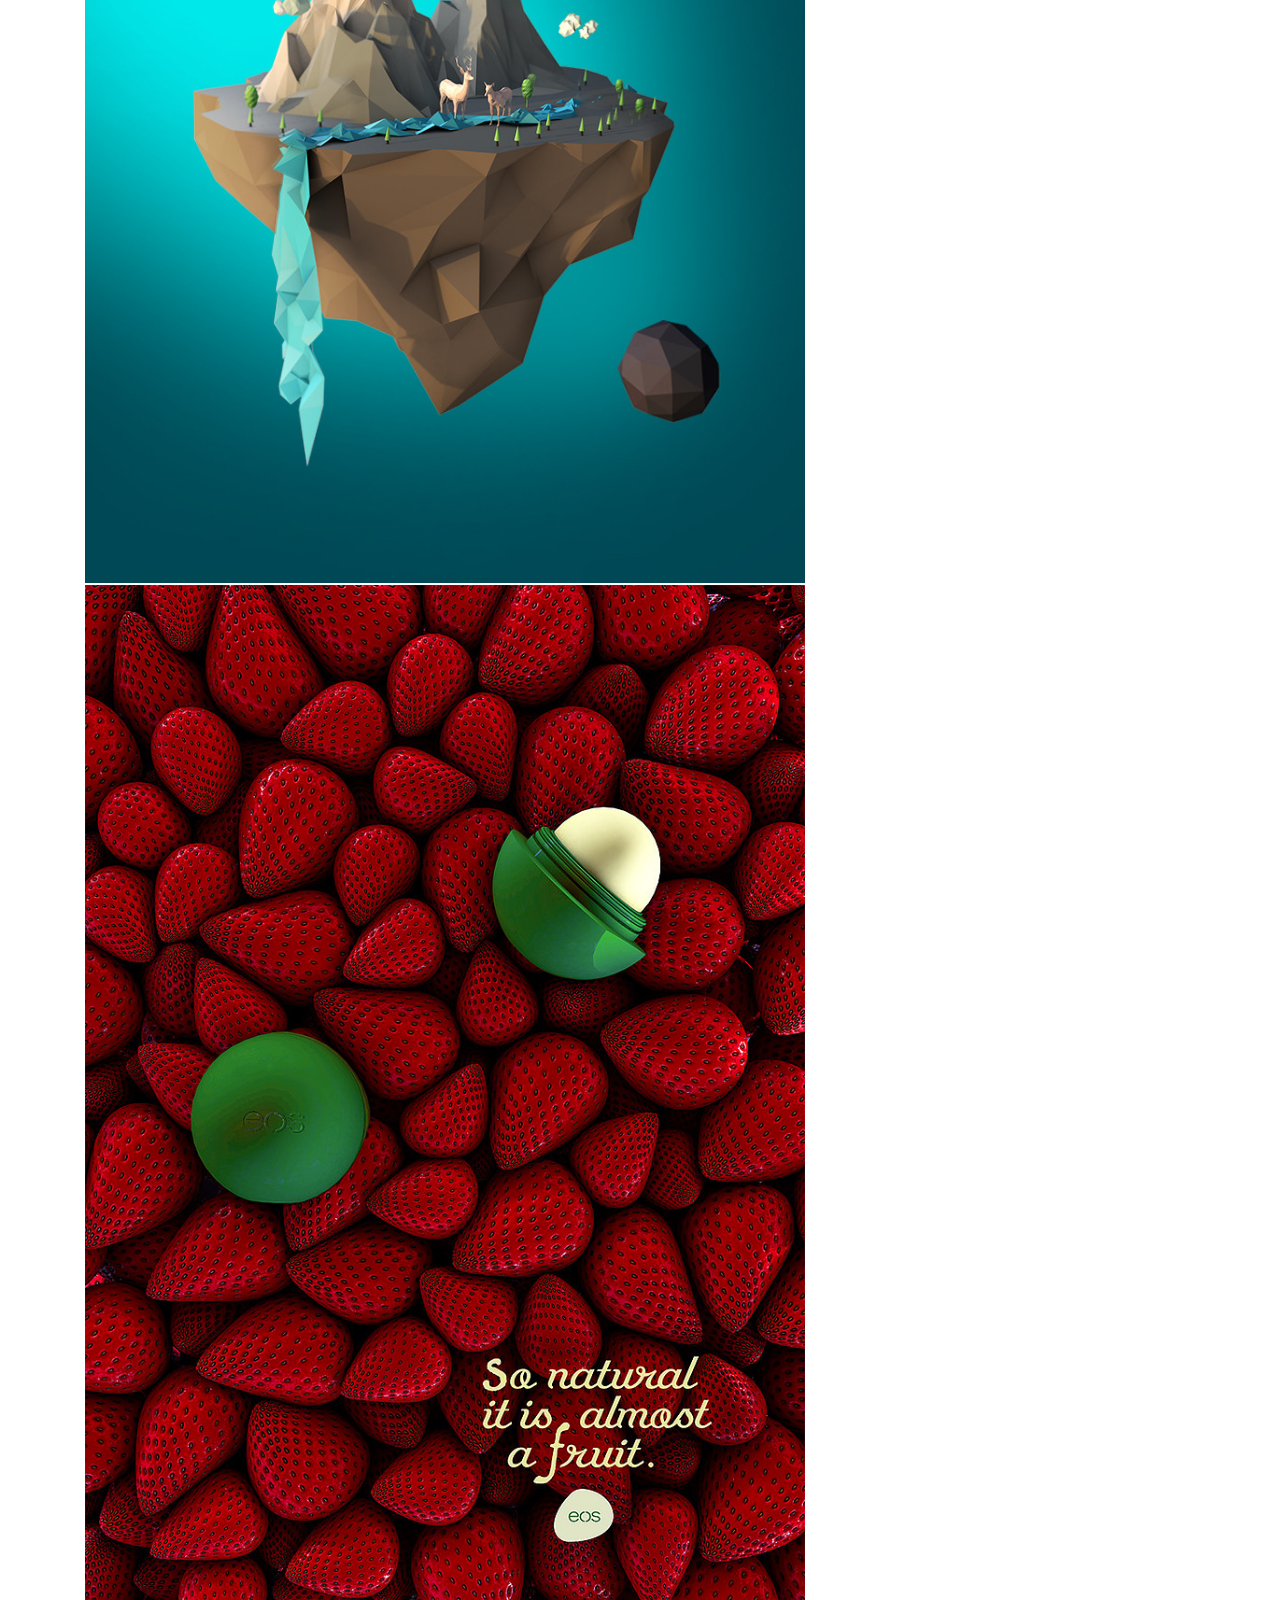
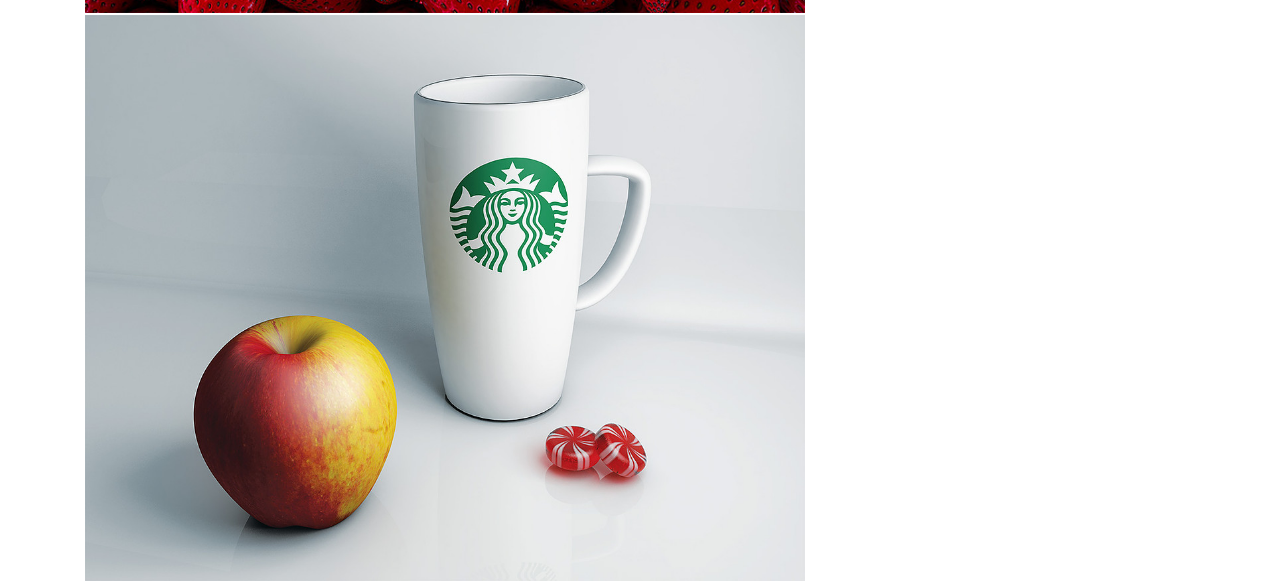
<file: gummy.html>
<!DOCTYPE html>
<html lang="en">
    
    <head>
        <meta charset="utf-8">
        <meta name="viewport" content="width=device-width, initial-scale=1">
        <meta name="description" content="Dasha Shuster">
        <meta name="author" content="Dasha Shuster">
        <title>Dasha Shuster</title>
        <link href="css/bootstrap.min.css" rel="stylesheet">
        <link href="css/style.css" rel="stylesheet">
    </head>
    
    <body>
        
        <!-- navbar-->
        <nav id="nabar-div" class="navbar navbar-inverse navbar-fixed-bottom">
          <div class="container">
            <div class="navbar-header">
              <button type="button" class="navbar-toggle collapsed" data-toggle="collapse" data-target="#navbar" aria-expanded="false" aria-controls="navbar">
                <span class="sr-only">Toggle navigation</span>
                <span class="icon-bar"></span>
                <span class="icon-bar"></span>
                <span class="icon-bar"></span>
              </button>
            </div>
            <div id="navbar" class="collapse navbar-collapse">
              <ul class="nav navbar-nav">
                <li><a href="index.html">PORTFOLIO</a></li>
                <li><a href="contact.html">CONTACT</a></li>
              </ul>
            </div><!--/.nav-collapse -->
          </div>
        </nav>

        <!-- main content -->
        <div class="header">
          <div class="container">
            <a href="index.html"><h1>DASHA SHUSTER</h1></a>
          </div>
        </div>

        <div class="container">
          <div class="row">
            <div class="col-sm-8">
                <div class="col-sm-12">
                    <img src="img/gummy/main.jpg" class="img-responsive" alt="gummy">
                    <img src="img/gummy/img1.jpg" class="img-responsive" alt="gummy">
                    <img src="img/gummy/img2.jpg" class="img-responsive" alt="gummy">
                    <img src="img/gummy/img3.jpg" class="img-responsive" alt="gummy">
                </div>
            </div>
            <div class="col-sm-4" >
                <div class="col-sm-12">
                  <div id="description" class="text-space">
                    <h3>3D DESIGNS (CINEMA 4D)</h3>
                    <p>
                        <br>
                        Place holder text. 
                        <br>
                        <br> 
                        As a part of my Internship, I was not only involved in logo and brand design, but also in the creation of an end product. 
                        <br>
                        <br>
                        Cases used for an iPhone and premium Samsung phones were made out of a hand-finished real wood and illustrated with an engraved hand drawing.
                      </p>
                  </div>
                  <div class="container">
                    <a class="btn btn-lg btn-default" href="index.html" role="button">Back</a>
                  </div>
                </div>
            </div>
          </div>

        </div> <!-- /container -->
        
        <!-- add js -->
        <script src="https://ajax.googleapis.com/ajax/libs/jquery/1.12.4/jquery.min.js"></script>
        <script>window.jQuery || document.write('<script src="js/vendor/jquery.min.js"><\/script>')</script>
        <script src="js/bootstrap.min.js"></script>
        
        <!-- move navbar -->
        <script>
          $(window).on("load resize", function() {
            var width = $(window).width();
            if (width < 768) {
              $("#nabar-div").removeClass("navbar-fixed-bottom").addClass("navbar-fixed-top");
              $("#description").removeClass("text-space").addClass("text-hide");
            } else {
              $("#nabar-div").removeClass("navbar-fixed-top").addClass("navbar-fixed-bottom");
              $("#description").removeClass("text-hide").addClass("text-space");
            }
          });
        </script>
    </body>
    
</html>
</file>
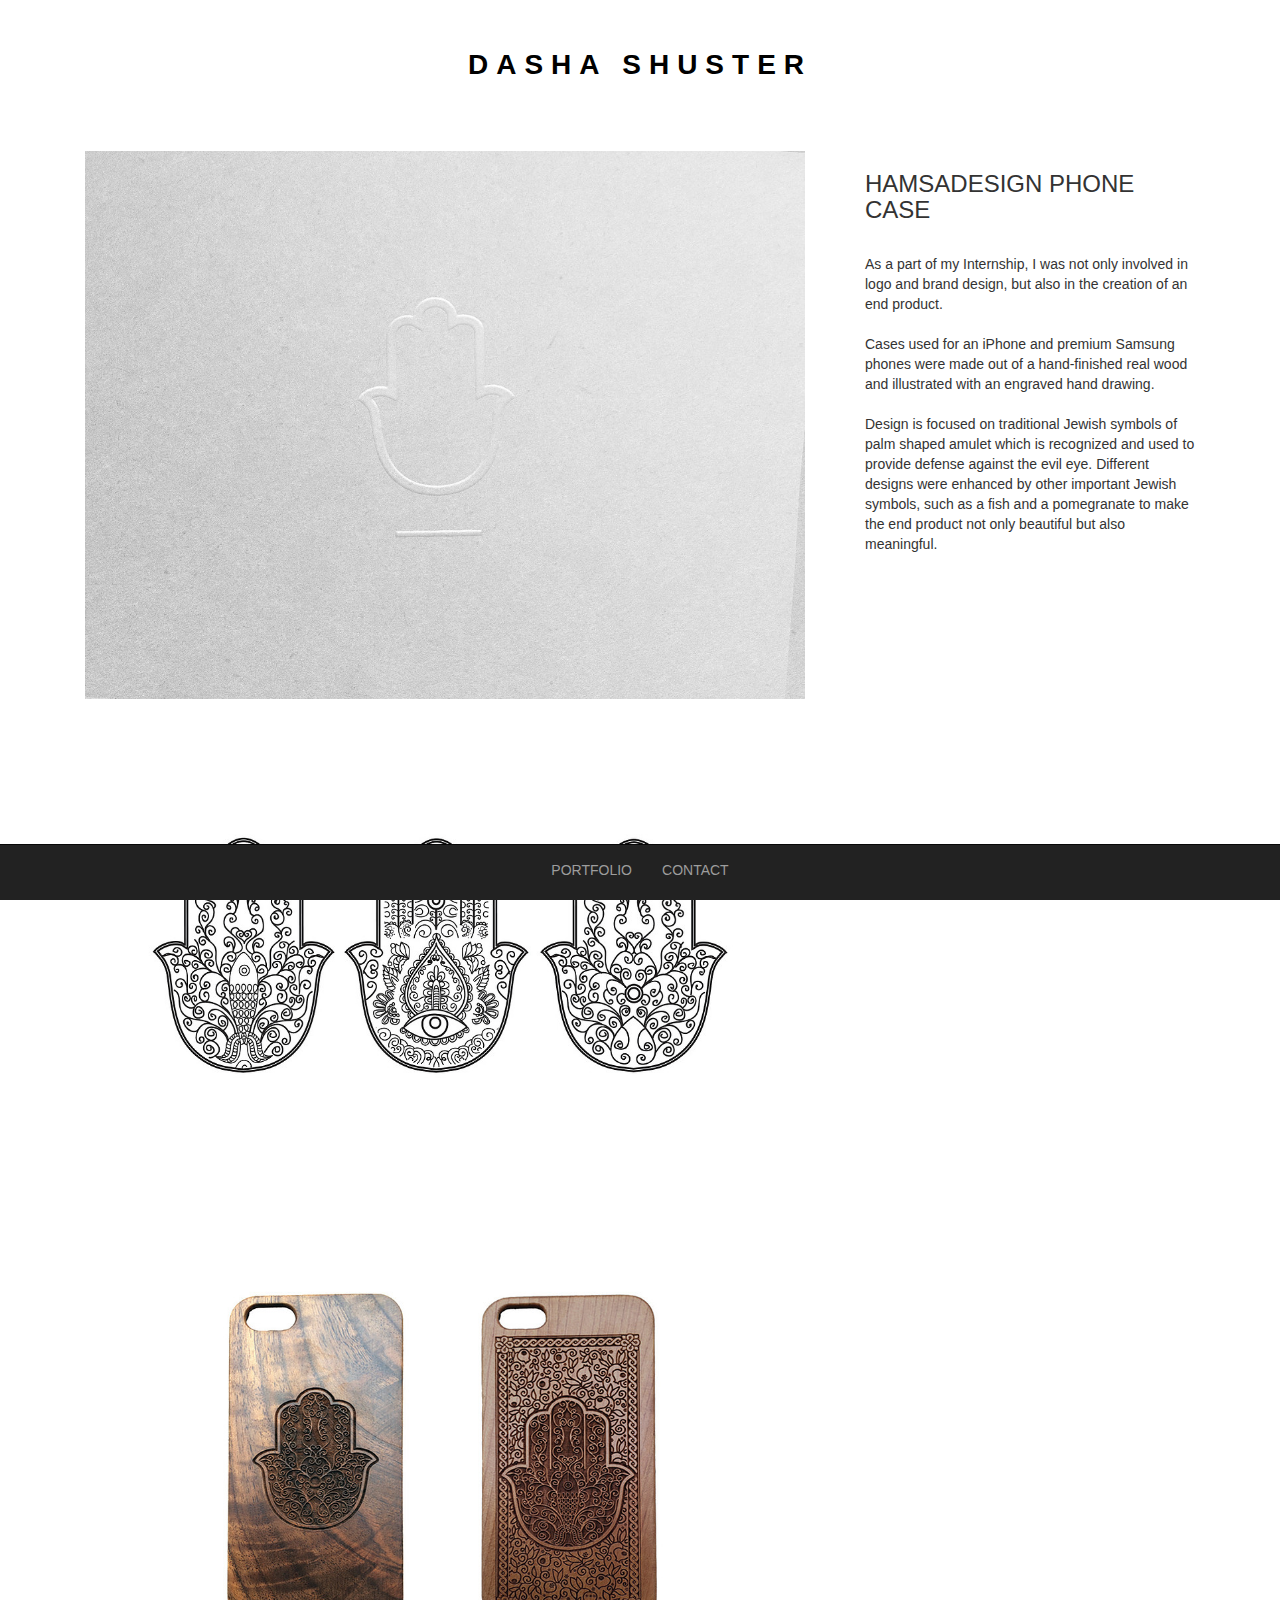
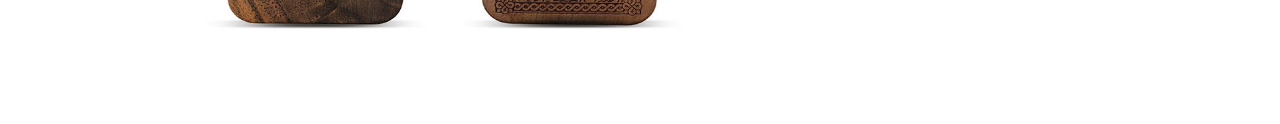
<file: hamsadesign.html>
<!DOCTYPE html>
<html lang="en">
    
    <head>
        <meta charset="utf-8">
        <meta name="viewport" content="width=device-width, initial-scale=1">
        <meta name="description" content="Dasha Shuster">
        <meta name="author" content="Dasha Shuster">
        <title>Dasha Shuster</title>
        <link href="css/bootstrap.min.css" rel="stylesheet">
        <link href="css/style.css" rel="stylesheet">
    </head>
    
    <body>
        
        <!-- navbar-->
        <nav id="nabar-div" class="navbar navbar-inverse navbar-fixed-bottom">
          <div class="container">
            <div class="navbar-header">
              <button type="button" class="navbar-toggle collapsed" data-toggle="collapse" data-target="#navbar" aria-expanded="false" aria-controls="navbar">
                <span class="sr-only">Toggle navigation</span>
                <span class="icon-bar"></span>
                <span class="icon-bar"></span>
                <span class="icon-bar"></span>
              </button>
            </div>
            <div id="navbar" class="collapse navbar-collapse">
              <ul class="nav navbar-nav">
                <li><a href="index.html">PORTFOLIO</a></li>
                <li><a href="contact.html">CONTACT</a></li>
              </ul>
            </div><!--/.nav-collapse -->
          </div>
        </nav>

        <!-- main content -->
        <div class="header">
          <div class="container">
            <a href="index.html"><h1>DASHA SHUSTER</h1></a>
          </div>
        </div>

        <div class="container">
          <div class="row">
            <div class="col-sm-8">
                <div class="col-sm-12">
                    <img src="img/hamsadesign/main.jpg" class="img-responsive" alt="hamsadesign">
                    <img src="img/hamsadesign/img1.jpg" class="img-responsive" alt="hamsadesign">
                    <img src="img/hamsadesign/img2.jpg" class="img-responsive" alt="hamsadesign">
                </div>
            </div>
            <div class="col-sm-4" >
                <div class="col-sm-12">
                  <div id="description" class="text-space">
                    <h3>HAMSADESIGN PHONE CASE</h3>
                    <p>
                        <br>
                        As a part of my Internship, I was not only involved in logo and brand design, but also in the creation of an end product. 
                        <br>
                        <br>
                        Cases used for an iPhone and premium Samsung phones were made out of a hand-finished real wood and illustrated with an engraved hand drawing.
                        <br>
                        <br>
                        Design is focused on traditional Jewish symbols of palm shaped amulet which is recognized and used to provide defense against the evil eye. Different designs were enhanced by other important Jewish symbols, such as a fish and a pomegranate to make the end product not only beautiful but also meaningful.
                      </p>
                  </div>
                  <div class="container">
                    <a class="btn btn-lg btn-default" href="index.html" role="button">Back</a>
                  </div>
                </div>
            </div>
          </div>

        </div> <!-- /container -->
        
        <!-- add js -->
        <script src="https://ajax.googleapis.com/ajax/libs/jquery/1.12.4/jquery.min.js"></script>
        <script>window.jQuery || document.write('<script src="js/vendor/jquery.min.js"><\/script>')</script>
        <script src="js/bootstrap.min.js"></script>
        
        <!-- move navbar -->
        <script>
          $(window).on("load resize", function() {
            var width = $(window).width();
            if (width < 768) {
              $("#nabar-div").removeClass("navbar-fixed-bottom").addClass("navbar-fixed-top");
              $("#description").removeClass("text-space").addClass("text-hide");
            } else {
              $("#nabar-div").removeClass("navbar-fixed-top").addClass("navbar-fixed-bottom");
              $("#description").removeClass("text-hide").addClass("text-space");
            }
          });
        </script>
    </body>
    
</html>
</file>
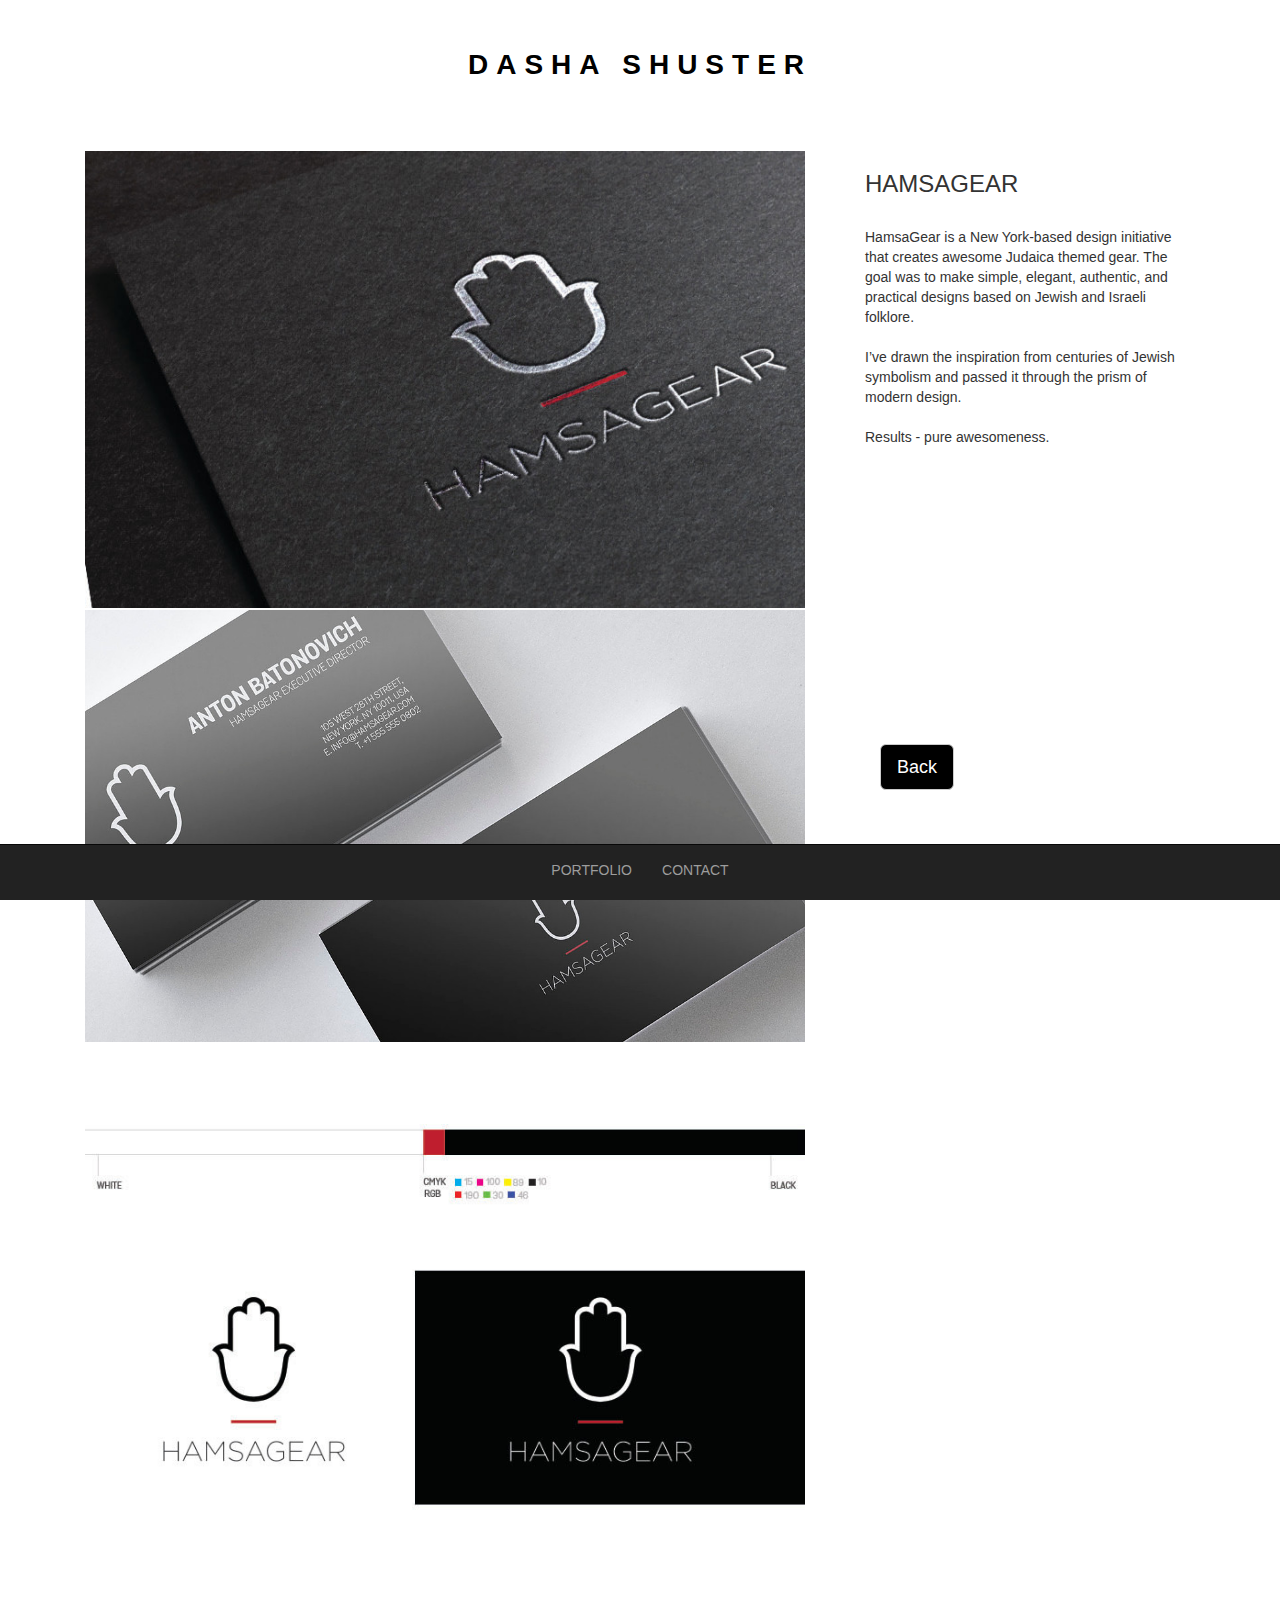
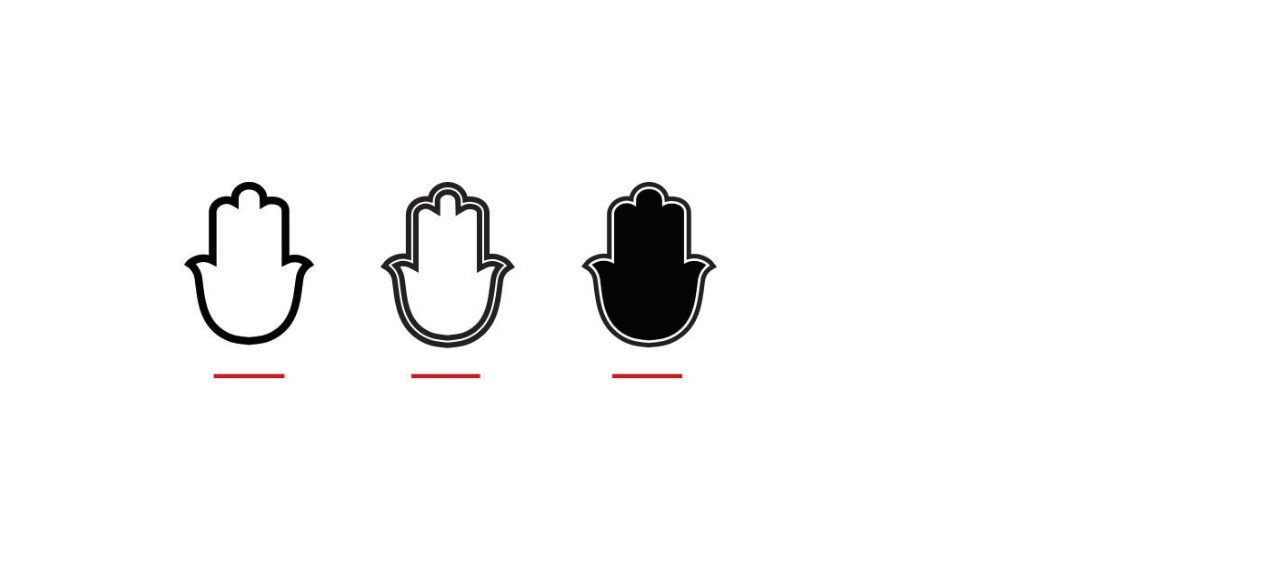
<file: hamsagear.html>
<!DOCTYPE html>
<html lang="en">
    
    <head>
        <meta charset="utf-8">
        <meta name="viewport" content="width=device-width, initial-scale=1">
        <meta name="description" content="Dasha Shuster">
        <meta name="author" content="Dasha Shuster">
        <title>Dasha Shuster</title>
        <link href="css/bootstrap.min.css" rel="stylesheet">
        <link href="css/style.css" rel="stylesheet">
    </head>
    
    <body>
        
        <!-- navbar-->
        <nav id="nabar-div" class="navbar navbar-inverse navbar-fixed-bottom">
          <div class="container">
            <div class="navbar-header">
              <button type="button" class="navbar-toggle collapsed" data-toggle="collapse" data-target="#navbar" aria-expanded="false" aria-controls="navbar">
                <span class="sr-only">Toggle navigation</span>
                <span class="icon-bar"></span>
                <span class="icon-bar"></span>
                <span class="icon-bar"></span>
              </button>
            </div>
            <div id="navbar" class="collapse navbar-collapse">
              <ul class="nav navbar-nav">
                <li><a href="index.html">PORTFOLIO</a></li>
                <li><a href="contact.html">CONTACT</a></li>
              </ul>
            </div><!--/.nav-collapse -->
          </div>
        </nav>

        <!-- main content -->
        <div class="header">
          <div class="container">
            <a href="index.html"><h1>DASHA SHUSTER</h1></a>
          </div>
        </div>

        <div class="container">
          <div class="row">
            <div class="col-sm-8">
                <div class="col-sm-12">
                    <img src="img/hamsagear/main.jpg" class="img-responsive" alt="hamsagear">
                    <img src="img/hamsagear/img1.jpg" class="img-responsive" alt="hamsagear">
                    <img src="img/hamsagear/img2.jpg" class="img-responsive" alt="hamsagear">
                    <img src="img/hamsagear/img3.jpg" class="img-responsive" alt="hamsagear">
                </div>
            </div>
            <div class="col-sm-4" >
                <div class="col-sm-12">
                  <div id="description" class="text-space">
                    <h3>HAMSAGEAR</h3>
                    <p>
                        <br>
                        HamsaGear is a New York-based design initiative that creates awesome Judaica themed gear. The goal was to make simple, elegant, authentic, and practical designs based on Jewish and Israeli folklore.
                        <br>
                        <br> 
                        I’ve drawn the inspiration from centuries of Jewish symbolism and passed it through the prism of modern design.
                        <br>
                        <br>
                        Results - pure awesomeness.</p>
                  </div>
                  <div class="container">
                    <a class="btn btn-lg btn-default" href="index.html" role="button">Back</a>
                  </div>
                </div>
            </div>
          </div>

        </div> <!-- /container -->
        
        <!-- add js -->
        <script src="https://ajax.googleapis.com/ajax/libs/jquery/1.12.4/jquery.min.js"></script>
        <script>window.jQuery || document.write('<script src="js/vendor/jquery.min.js"><\/script>')</script>
        <script src="js/bootstrap.min.js"></script>
        
        <!-- move navbar -->
        <script>
          $(window).on("load resize", function() {
            var width = $(window).width();
            if (width < 768) {
              $("#nabar-div").removeClass("navbar-fixed-bottom").addClass("navbar-fixed-top");
              $("#description").removeClass("text-space").addClass("text-hide");
            } else {
              $("#nabar-div").removeClass("navbar-fixed-top").addClass("navbar-fixed-bottom");
              $("#description").removeClass("text-hide").addClass("text-space");
            }
          });
        </script>
    </body>
    
</html>
</file>
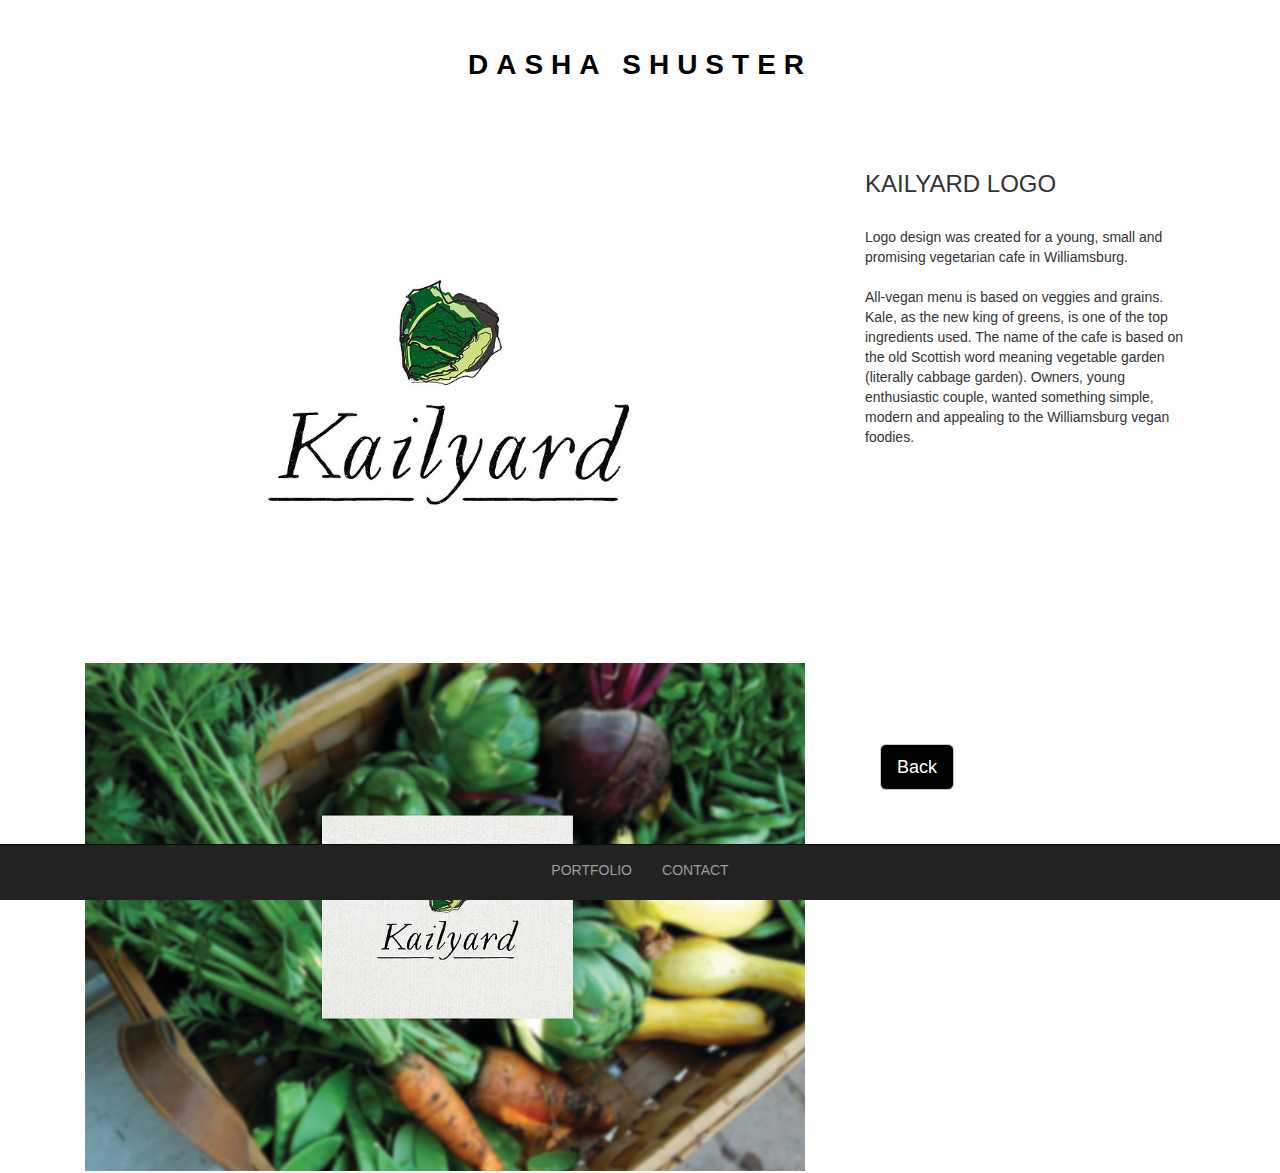
<file: kailyard.html>
<!DOCTYPE html>
<html lang="en">
    
    <head>
        <meta charset="utf-8">
        <meta name="viewport" content="width=device-width, initial-scale=1">
        <meta name="description" content="Dasha Shuster">
        <meta name="author" content="Dasha Shuster">
        <title>Dasha Shuster</title>
        <link href="css/bootstrap.min.css" rel="stylesheet">
        <link href="css/style.css" rel="stylesheet">
    </head>
    
    <body>
        
        <!-- navbar-->
        <nav id="nabar-div" class="navbar navbar-inverse navbar-fixed-bottom">
          <div class="container">
            <div class="navbar-header">
              <button type="button" class="navbar-toggle collapsed" data-toggle="collapse" data-target="#navbar" aria-expanded="false" aria-controls="navbar">
                <span class="sr-only">Toggle navigation</span>
                <span class="icon-bar"></span>
                <span class="icon-bar"></span>
                <span class="icon-bar"></span>
              </button>
            </div>
            <div id="navbar" class="collapse navbar-collapse">
              <ul class="nav navbar-nav">
                <li><a href="index.html">PORTFOLIO</a></li>
                <li><a href="contact.html">CONTACT</a></li>
              </ul>
            </div><!--/.nav-collapse -->
          </div>
        </nav>

        <!-- main content -->
        <div class="header">
          <div class="container">
            <a href="index.html"><h1>DASHA SHUSTER</h1></a>
          </div>
        </div>

        <div class="container">
          <div class="row">
            <div class="col-sm-8">
                <div class="col-sm-12">
                    <img src="img/kailyard/main.jpg" class="img-responsive" alt="kailyard">
                    <img src="img/kailyard/img1.jpg" class="img-responsive" alt="kailyard">
                </div>
            </div>
            <div class="col-sm-4" >
                <div class="col-sm-12">
                  <div id="description" class="text-space">
                    <h3>KAILYARD LOGO</h3>
                    <p>
                        <br>
                        Logo design was created for a young, small and promising vegetarian cafe in Williamsburg.
                        <br>
                        <br>
                        All-vegan menu is based on veggies and grains. Kale, as the new king of greens, is one of the top ingredients used.  The name of the cafe is based on the old Scottish word meaning vegetable garden (literally cabbage garden). Owners, young enthusiastic couple, wanted something simple, modern and appealing to the Williamsburg vegan foodies.
                      </p>
                  </div>
                  <div class="container">
                    <a class="btn btn-lg btn-default" href="index.html" role="button">Back</a>
                  </div>
                </div>
            </div>
          </div>

        </div> <!-- /container -->
        
        <!-- add js -->
        <script src="https://ajax.googleapis.com/ajax/libs/jquery/1.12.4/jquery.min.js"></script>
        <script>window.jQuery || document.write('<script src="js/vendor/jquery.min.js"><\/script>')</script>
        <script src="js/bootstrap.min.js"></script>
        
        <!-- move navbar -->
        <script>
          $(window).on("load resize", function() {
            var width = $(window).width();
            if (width < 768) {
              $("#nabar-div").removeClass("navbar-fixed-bottom").addClass("navbar-fixed-top");
              $("#description").removeClass("text-space").addClass("text-hide");
            } else {
              $("#nabar-div").removeClass("navbar-fixed-top").addClass("navbar-fixed-bottom");
              $("#description").removeClass("text-hide").addClass("text-space");
            }
          });
        </script>
    </body>
    
</html>
</file>
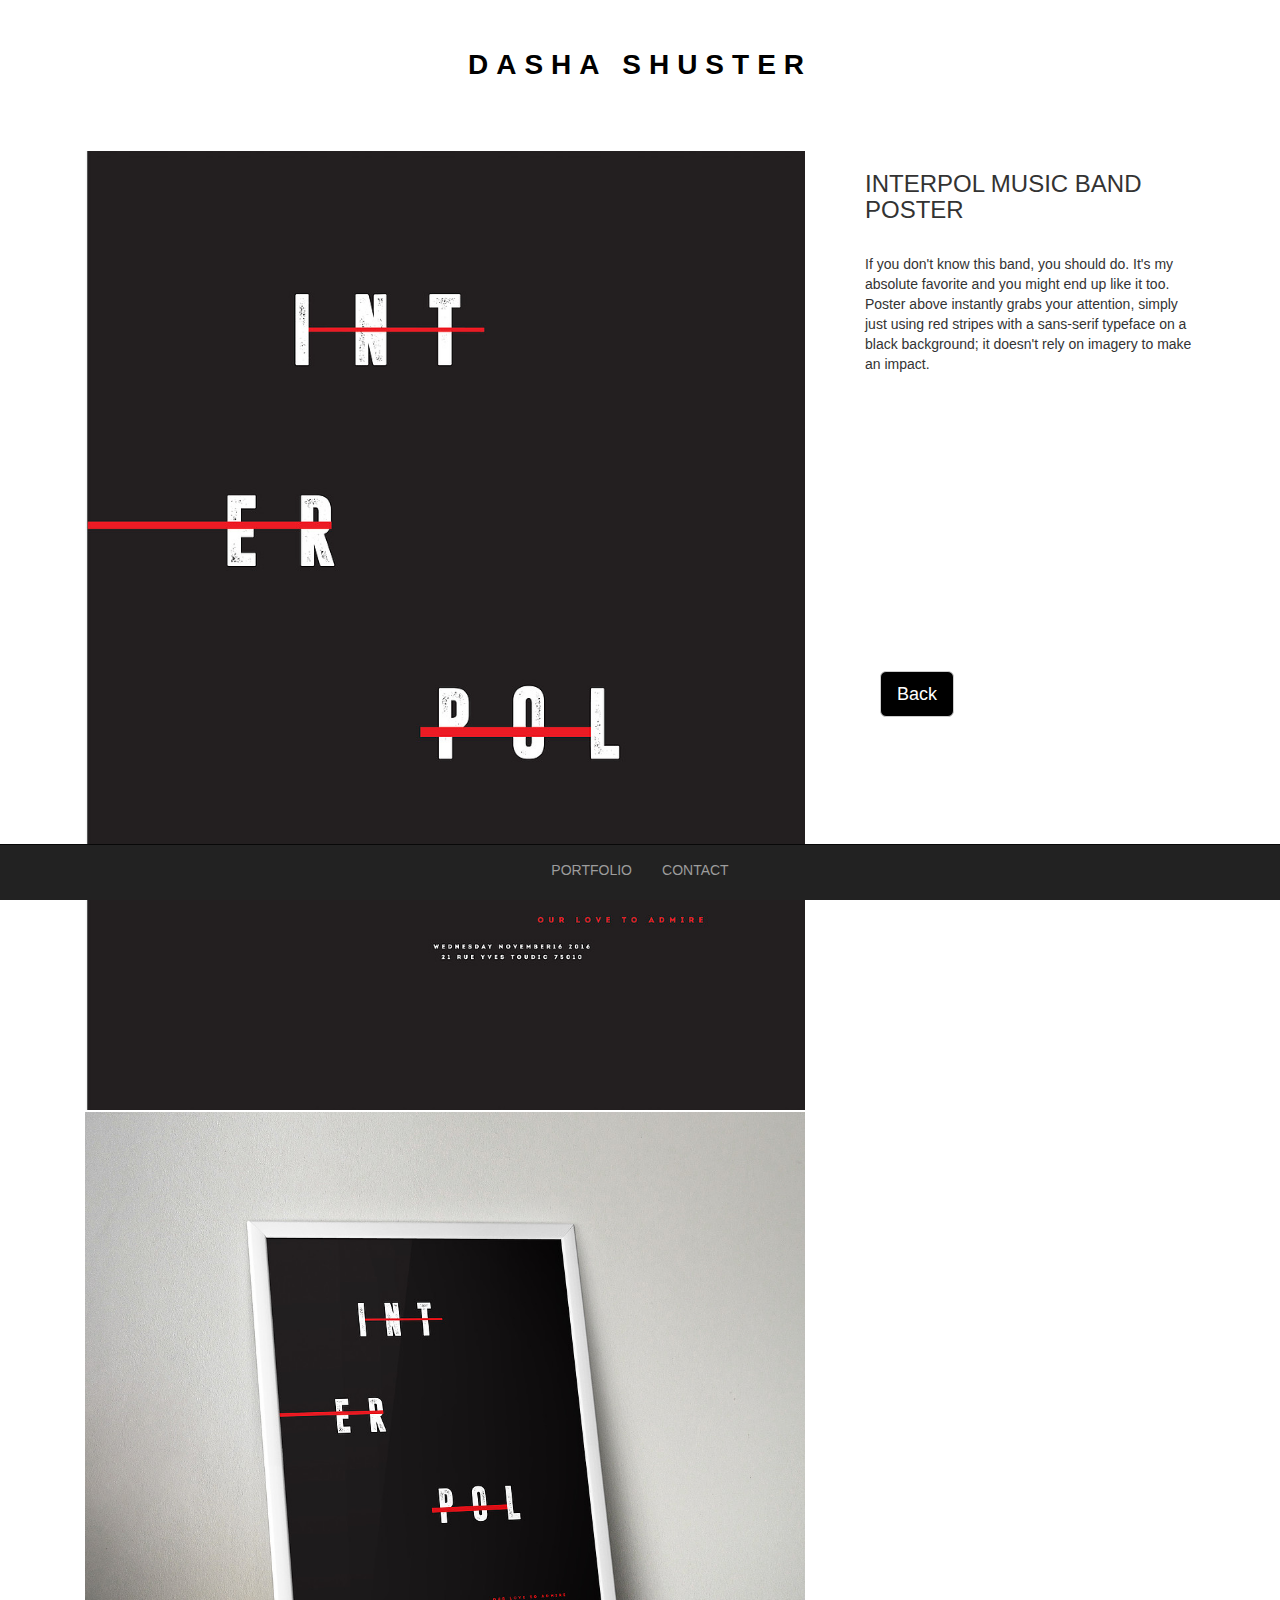
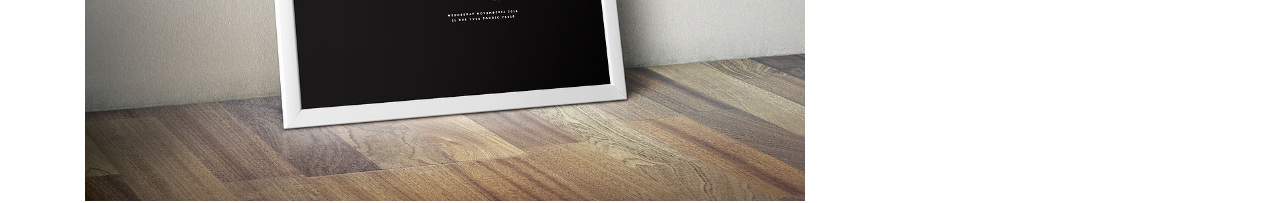
<file: musicband.html>
<!DOCTYPE html>
<html lang="en">
    
    <head>
        <meta charset="utf-8">
        <meta name="viewport" content="width=device-width, initial-scale=1">
        <meta name="description" content="Dasha Shuster">
        <meta name="author" content="Dasha Shuster">
        <title>Dasha Shuster</title>
        <link href="css/bootstrap.min.css" rel="stylesheet">
        <link href="css/style.css" rel="stylesheet">
    </head>
    
    <body>
        
        <!-- navbar-->
        <nav id="nabar-div" class="navbar navbar-inverse navbar-fixed-bottom">
          <div class="container">
            <div class="navbar-header">
              <button type="button" class="navbar-toggle collapsed" data-toggle="collapse" data-target="#navbar" aria-expanded="false" aria-controls="navbar">
                <span class="sr-only">Toggle navigation</span>
                <span class="icon-bar"></span>
                <span class="icon-bar"></span>
                <span class="icon-bar"></span>
              </button>
            </div>
            <div id="navbar" class="collapse navbar-collapse">
              <ul class="nav navbar-nav">
                <li><a href="index.html">PORTFOLIO</a></li>
                <li><a href="contact.html">CONTACT</a></li>
              </ul>
            </div><!--/.nav-collapse -->
          </div>
        </nav>

        <!-- main content -->
        <div class="header">
          <div class="container">
            <a href="index.html"><h1>DASHA SHUSTER</h1></a>
          </div>
        </div>

        <div class="container">
          <div class="row">
            <div class="col-sm-8">
                <div class="col-sm-12">
                    <img src="img/musicband/main.jpg" class="img-responsive" alt="musicband">
                    <img src="img/musicband/img1.jpg" class="img-responsive" alt="musicband">
                </div>
            </div>
            <div class="col-sm-4" >
                <div class="col-sm-12">
                  <div id="description" class="text-space">
                    <h3>INTERPOL MUSIC BAND POSTER</h3>
                      <p>
                        <br>
                        If you don't know this band, you should do. It's my absolute favorite and you might end up like it too. Poster above instantly grabs your attention, simply just using red stripes with a sans-serif typeface on a black background; it doesn't rely on imagery to make an impact.
                      </p>
                  </div>
                  <div class="container">
                    <a class="btn btn-lg btn-default" href="index.html" role="button">Back</a>
                  </div>
                </div>
            </div>
          </div>

        </div> <!-- /container -->
        
        <!-- add js -->
        <script src="https://ajax.googleapis.com/ajax/libs/jquery/1.12.4/jquery.min.js"></script>
        <script>window.jQuery || document.write('<script src="js/vendor/jquery.min.js"><\/script>')</script>
        <script src="js/bootstrap.min.js"></script>
        
        <!-- move navbar -->
        <script>
          $(window).on("load resize", function() {
            var width = $(window).width();
            if (width < 768) {
              $("#nabar-div").removeClass("navbar-fixed-bottom").addClass("navbar-fixed-top");
              $("#description").removeClass("text-space").addClass("text-hide");
            } else {
              $("#nabar-div").removeClass("navbar-fixed-top").addClass("navbar-fixed-bottom");
              $("#description").removeClass("text-hide").addClass("text-space");
            }
          });
        </script>
    </body>
    
</html>
</file>
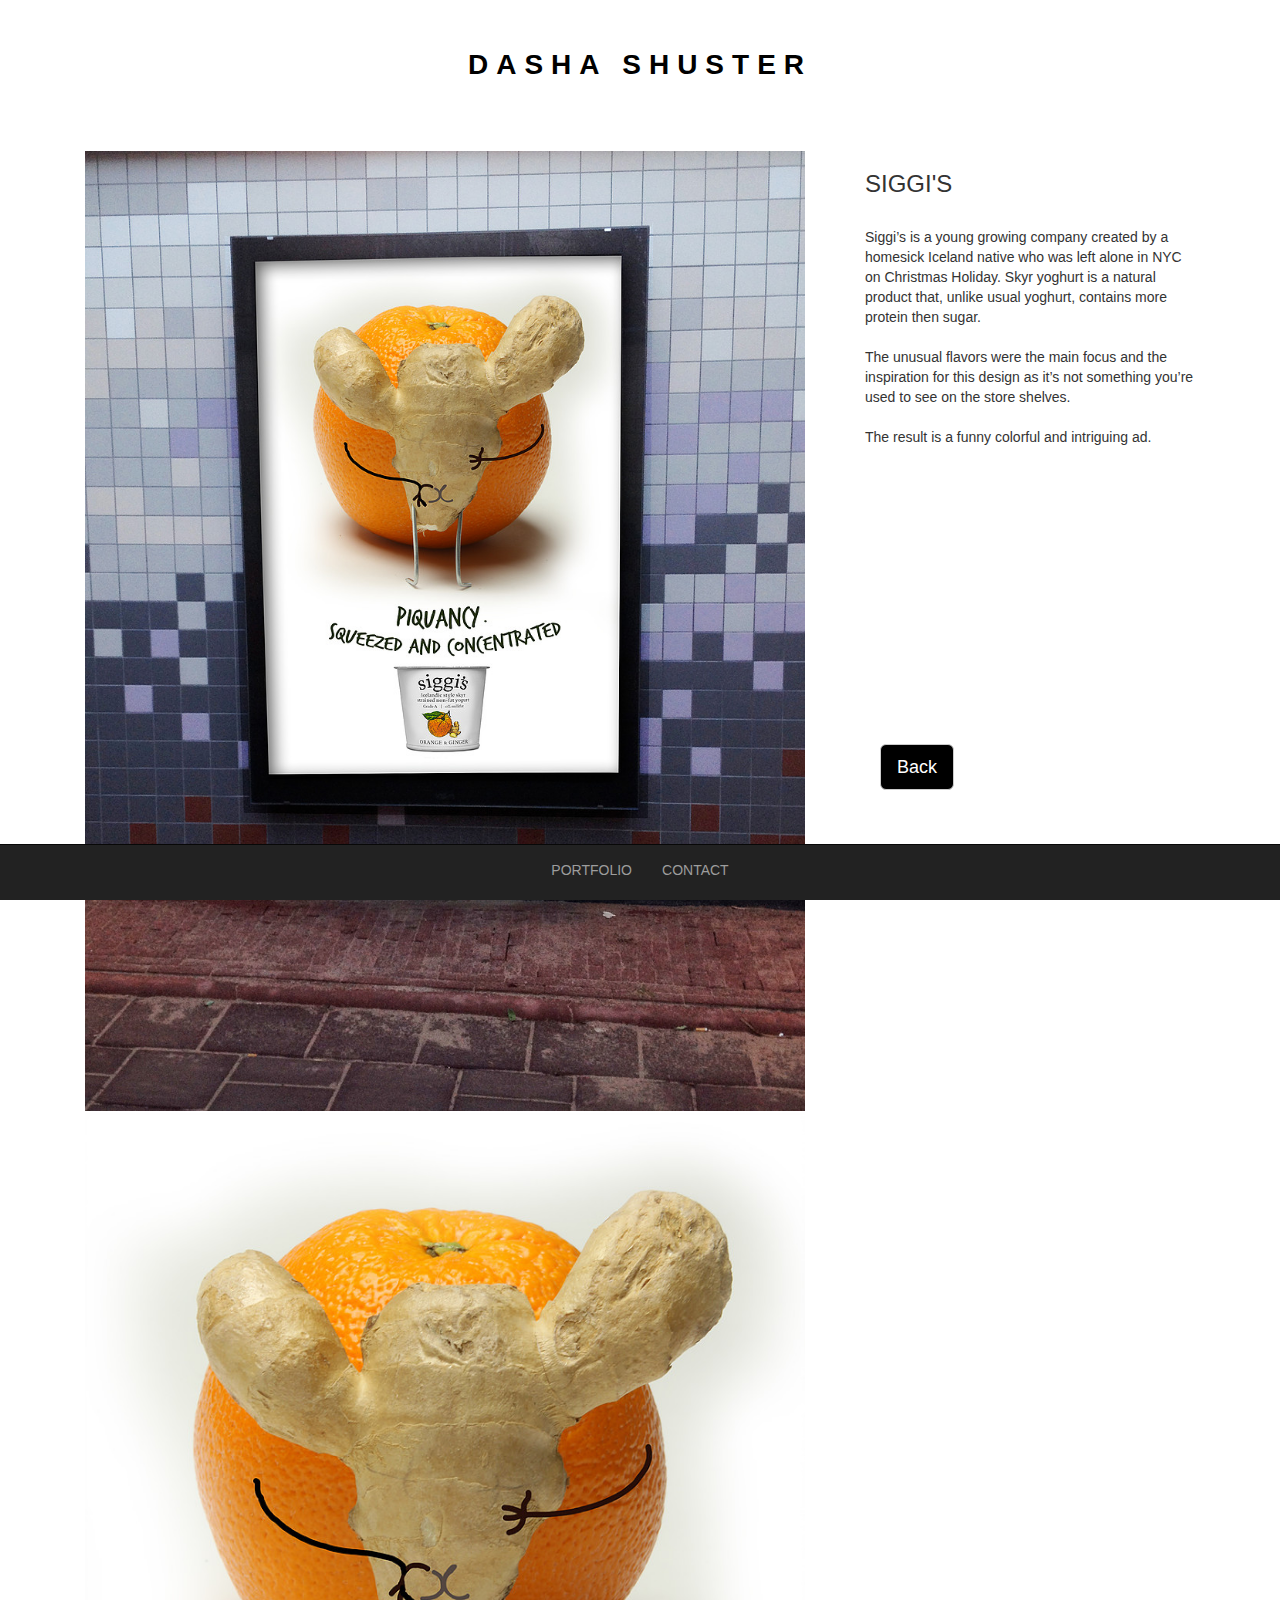
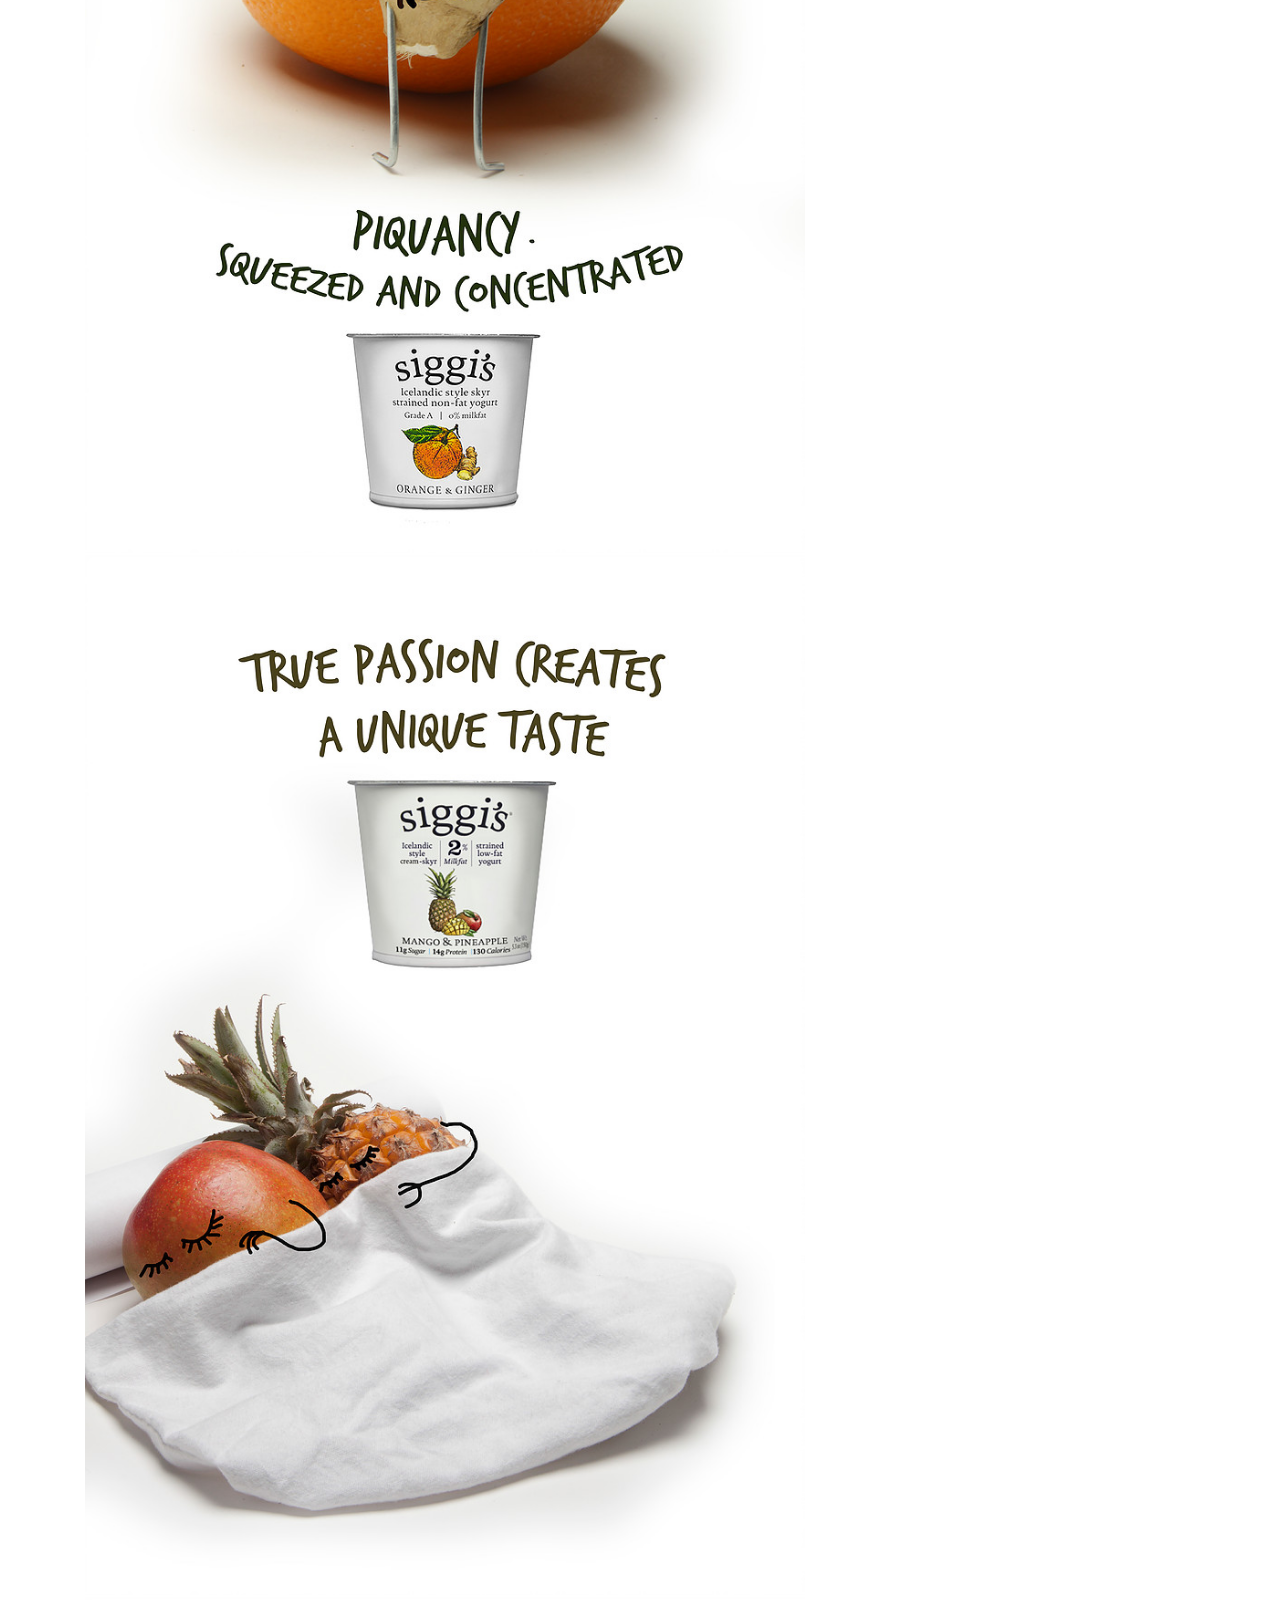
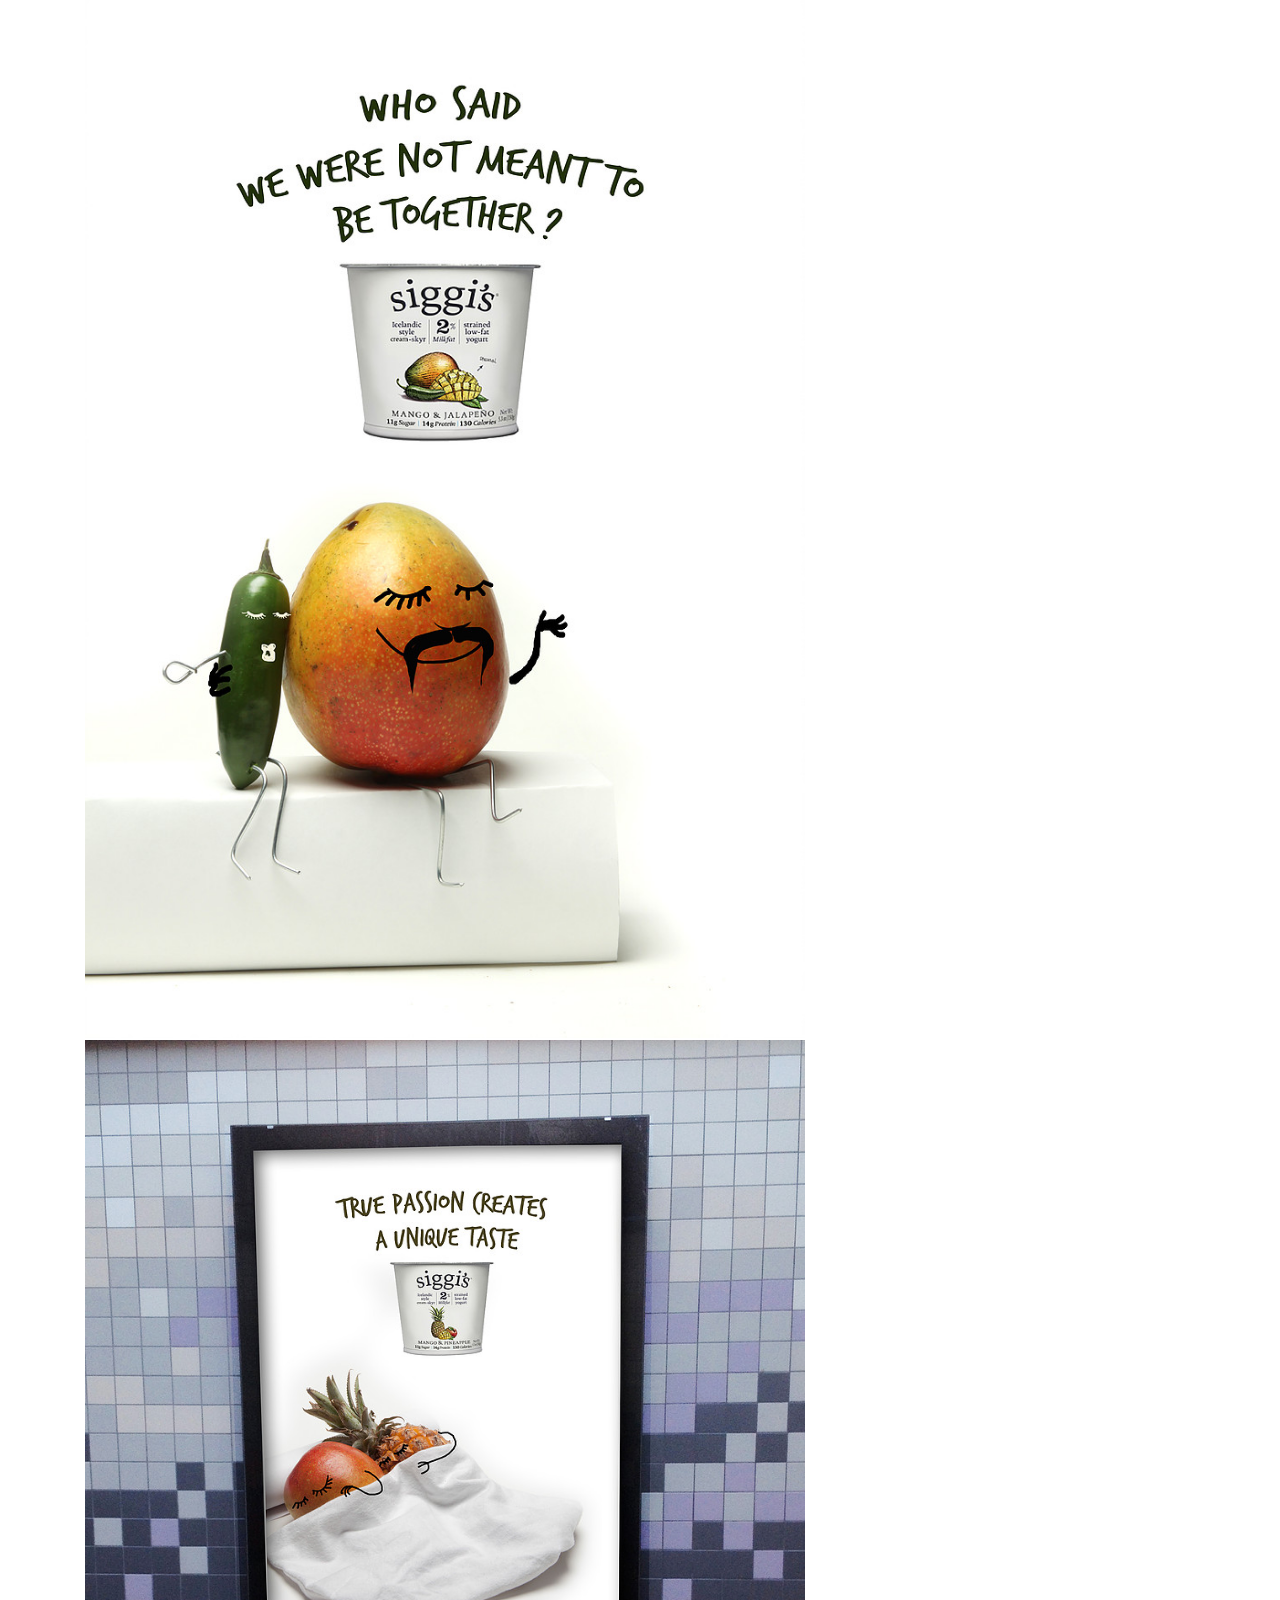
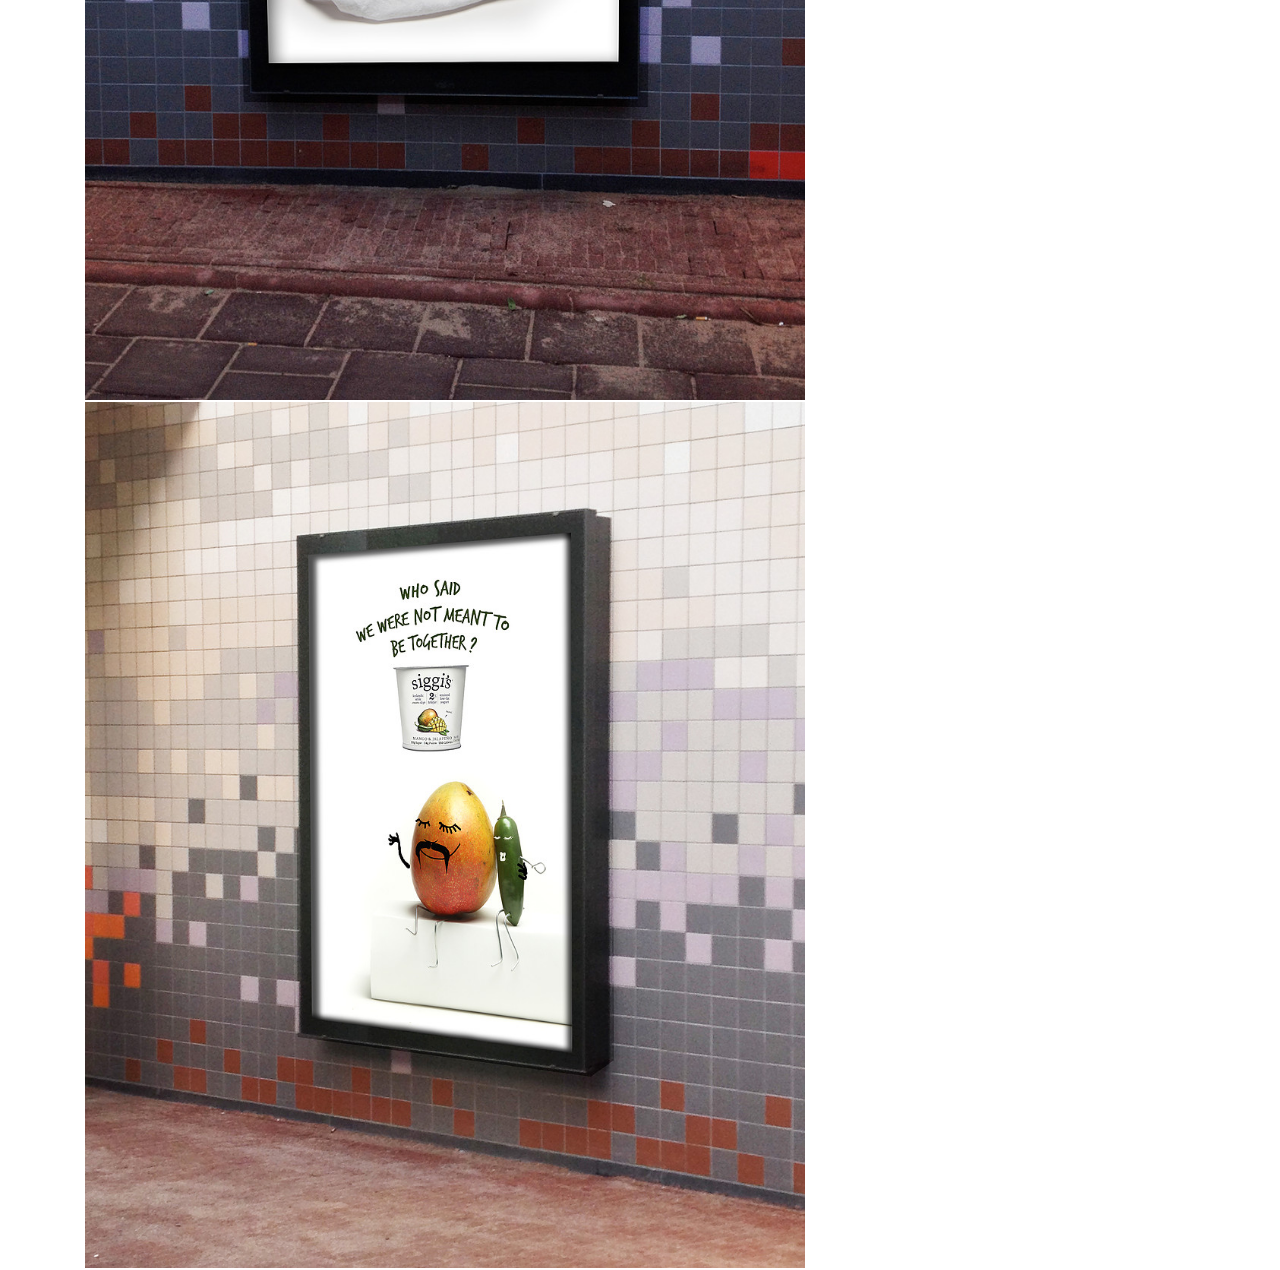
<file: siggis.html>
<!DOCTYPE html>
<html lang="en">
    
    <head>
        <meta charset="utf-8">
        <meta name="viewport" content="width=device-width, initial-scale=1">
        <meta name="description" content="Dasha Shuster">
        <meta name="author" content="Dasha Shuster">
        <title>Dasha Shuster</title>
        <link href="css/bootstrap.min.css" rel="stylesheet">
        <link href="css/style.css" rel="stylesheet">
    </head>
    
    <body>
        
        <!-- navbar-->
        <nav id="nabar-div" class="navbar navbar-inverse navbar-fixed-bottom">
          <div class="container">
            <div class="navbar-header">
              <button type="button" class="navbar-toggle collapsed" data-toggle="collapse" data-target="#navbar" aria-expanded="false" aria-controls="navbar">
                <span class="sr-only">Toggle navigation</span>
                <span class="icon-bar"></span>
                <span class="icon-bar"></span>
                <span class="icon-bar"></span>
              </button>
            </div>
            <div id="navbar" class="collapse navbar-collapse">
              <ul class="nav navbar-nav">
                <li><a href="index.html">PORTFOLIO</a></li>
                <li><a href="contact.html">CONTACT</a></li>
              </ul>
            </div><!--/.nav-collapse -->
          </div>
        </nav>

        <!-- main content -->
        <div class="header">
          <div class="container">
            <a href="index.html"><h1>DASHA SHUSTER</h1></a>
          </div>
        </div>

        <div class="container">
          <div class="row">
            <div class="col-sm-8">
                <div class="col-sm-12">
                    <img src="img/siggis/main.jpg" class="img-responsive" alt="siggis">
                    <img src="img/siggis/img1.jpg" class="img-responsive" alt="siggis">
                    <img src="img/siggis/img2.jpg" class="img-responsive" alt="siggis">
                    <img src="img/siggis/img3.jpg" class="img-responsive" alt="siggis">
                    <img src="img/siggis/img4.jpg" class="img-responsive" alt="siggis">
                    <img src="img/siggis/img5.jpg" class="img-responsive" alt="siggis">
                </div>
            </div>
            <div class="col-sm-4" >
                <div class="col-sm-12">
                  <div id="description" class="text-space">
                    <h3>SIGGI'S</h3>
                      <p>
                        <br>
                        Siggi’s is a young growing company created by a homesick Iceland native who was left alone in NYC on Christmas Holiday. Skyr yoghurt is a natural product that, unlike usual yoghurt, contains more protein then sugar.
                        <br>
                        <br>
                        The unusual flavors were the main focus and the inspiration for this design as it’s not something you’re used to see on the store shelves.
                        <br>
                        <br>
                        The result is a funny colorful and intriguing ad.
                      </p>
                  </div>
                  <div class="container">
                    <a class="btn btn-lg btn-default" href="index.html" role="button">Back</a>
                  </div>
                </div>
            </div>
          </div>

        </div> <!-- /container -->
        
        <!-- add js -->
        <script src="https://ajax.googleapis.com/ajax/libs/jquery/1.12.4/jquery.min.js"></script>
        <script>window.jQuery || document.write('<script src="js/vendor/jquery.min.js"><\/script>')</script>
        <script src="js/bootstrap.min.js"></script>
        
        <!-- move navbar -->
        <script>
          $(window).on("load resize", function() {
            var width = $(window).width();
            if (width < 768) {
              $("#nabar-div").removeClass("navbar-fixed-bottom").addClass("navbar-fixed-top");
              $("#description").removeClass("text-space").addClass("text-hide");
            } else {
              $("#nabar-div").removeClass("navbar-fixed-top").addClass("navbar-fixed-bottom");
              $("#description").removeClass("text-hide").addClass("text-space");
            }
          });
        </script>
    </body>
    
</html>
</file>
<file: css/style.css>
.img-responsive{
    margin-bottom: 2px;
}

.grayscale{
    
}

.grayscale:hover .img-responsive {
    filter: blur(3px);
}
.grayscale .img-responsive:hover {
    filter: none;
}

.header {
  padding-top: 30px;
  padding-bottom: 30px;
  margin-bottom: 30px;
  text-align: center;
}

.col-md-4{
    padding:1px;
}

.text-space{
    margin-bottom: 90%;
}

.text-hide{
    display: none;
}


#message{
    min-height:200px;
}

#contact-text{
    margin-left: 30%
}

.navbar-collapse {
  text-align:center;
}
.navbar-nav {
    display:inline-block;
    float:none;
}

a {
  color: black;
}

a:hover {
  color: black;
  text-decoration: none;
}

h1 {
	font-family: 'Open Sans', sans-serif;
    letter-spacing: 8px;
    font-size: 2em;
    font-weight: bold;
}
</file>
